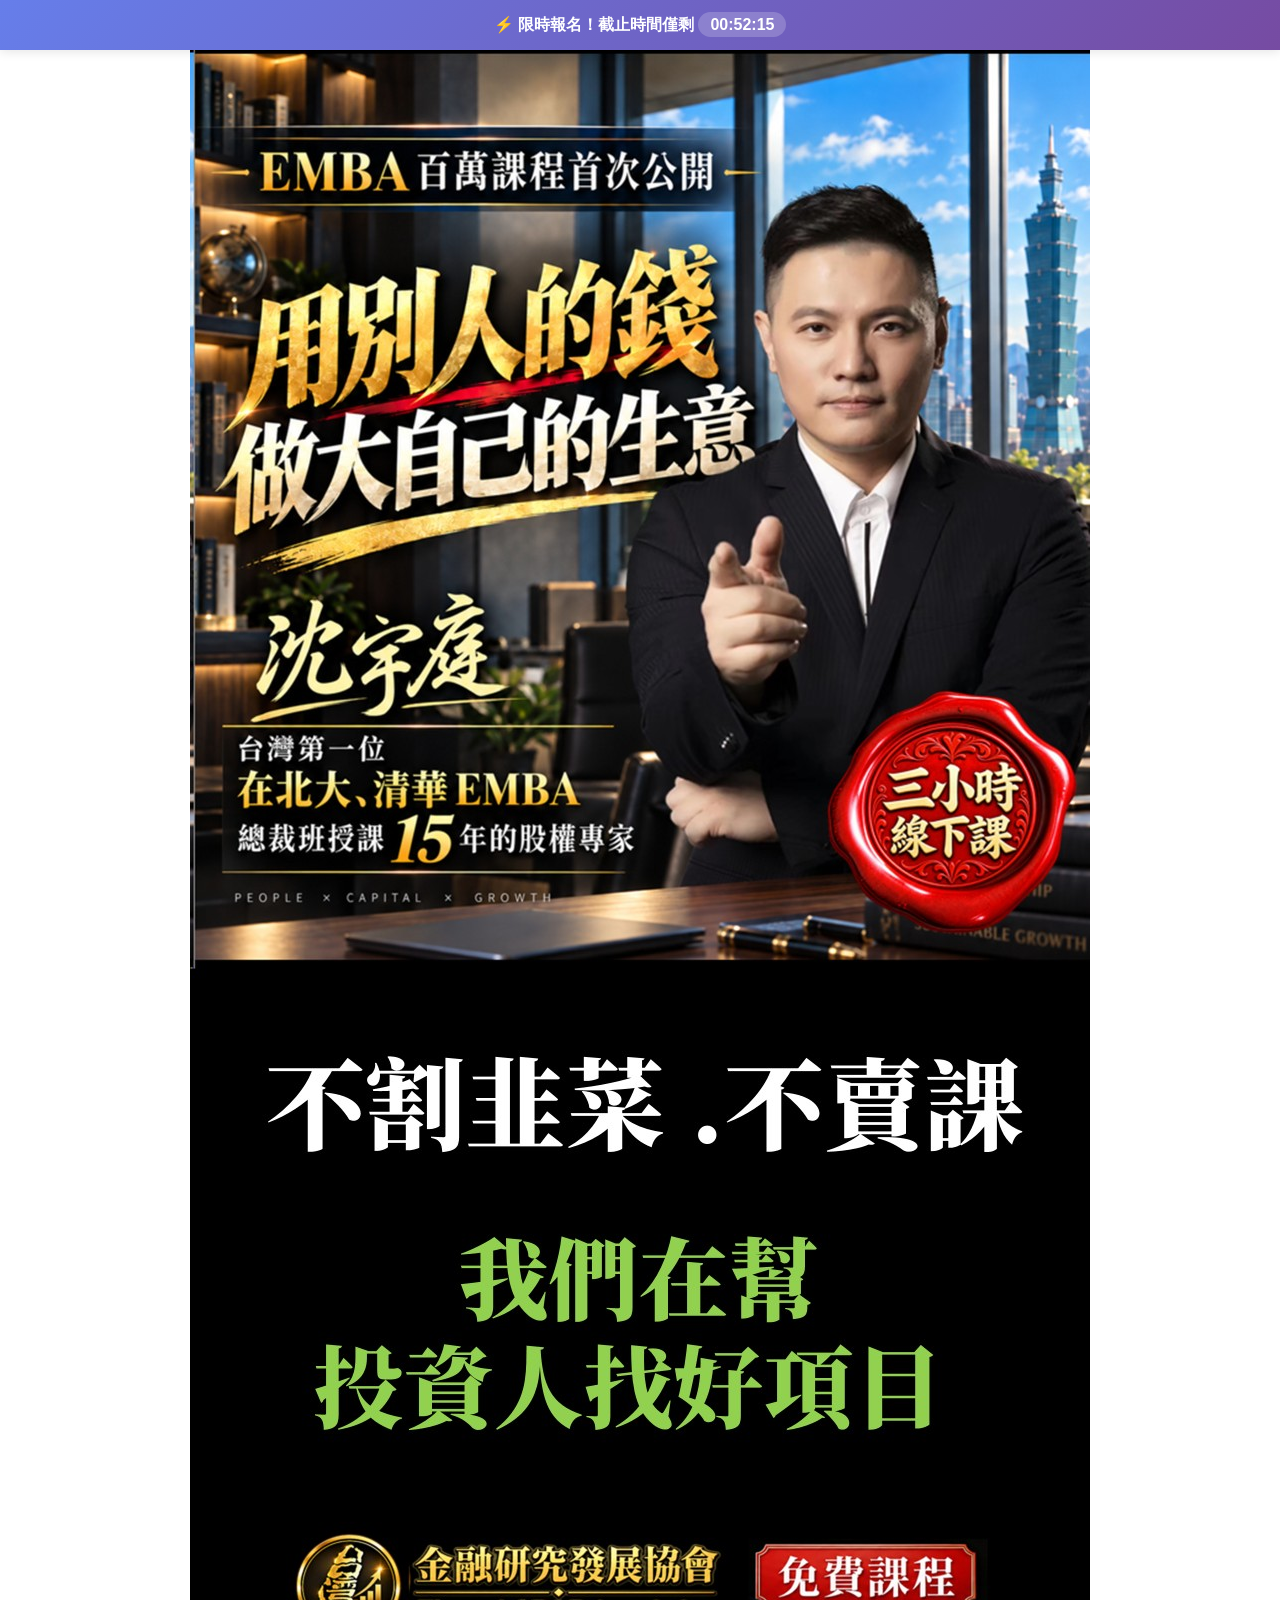
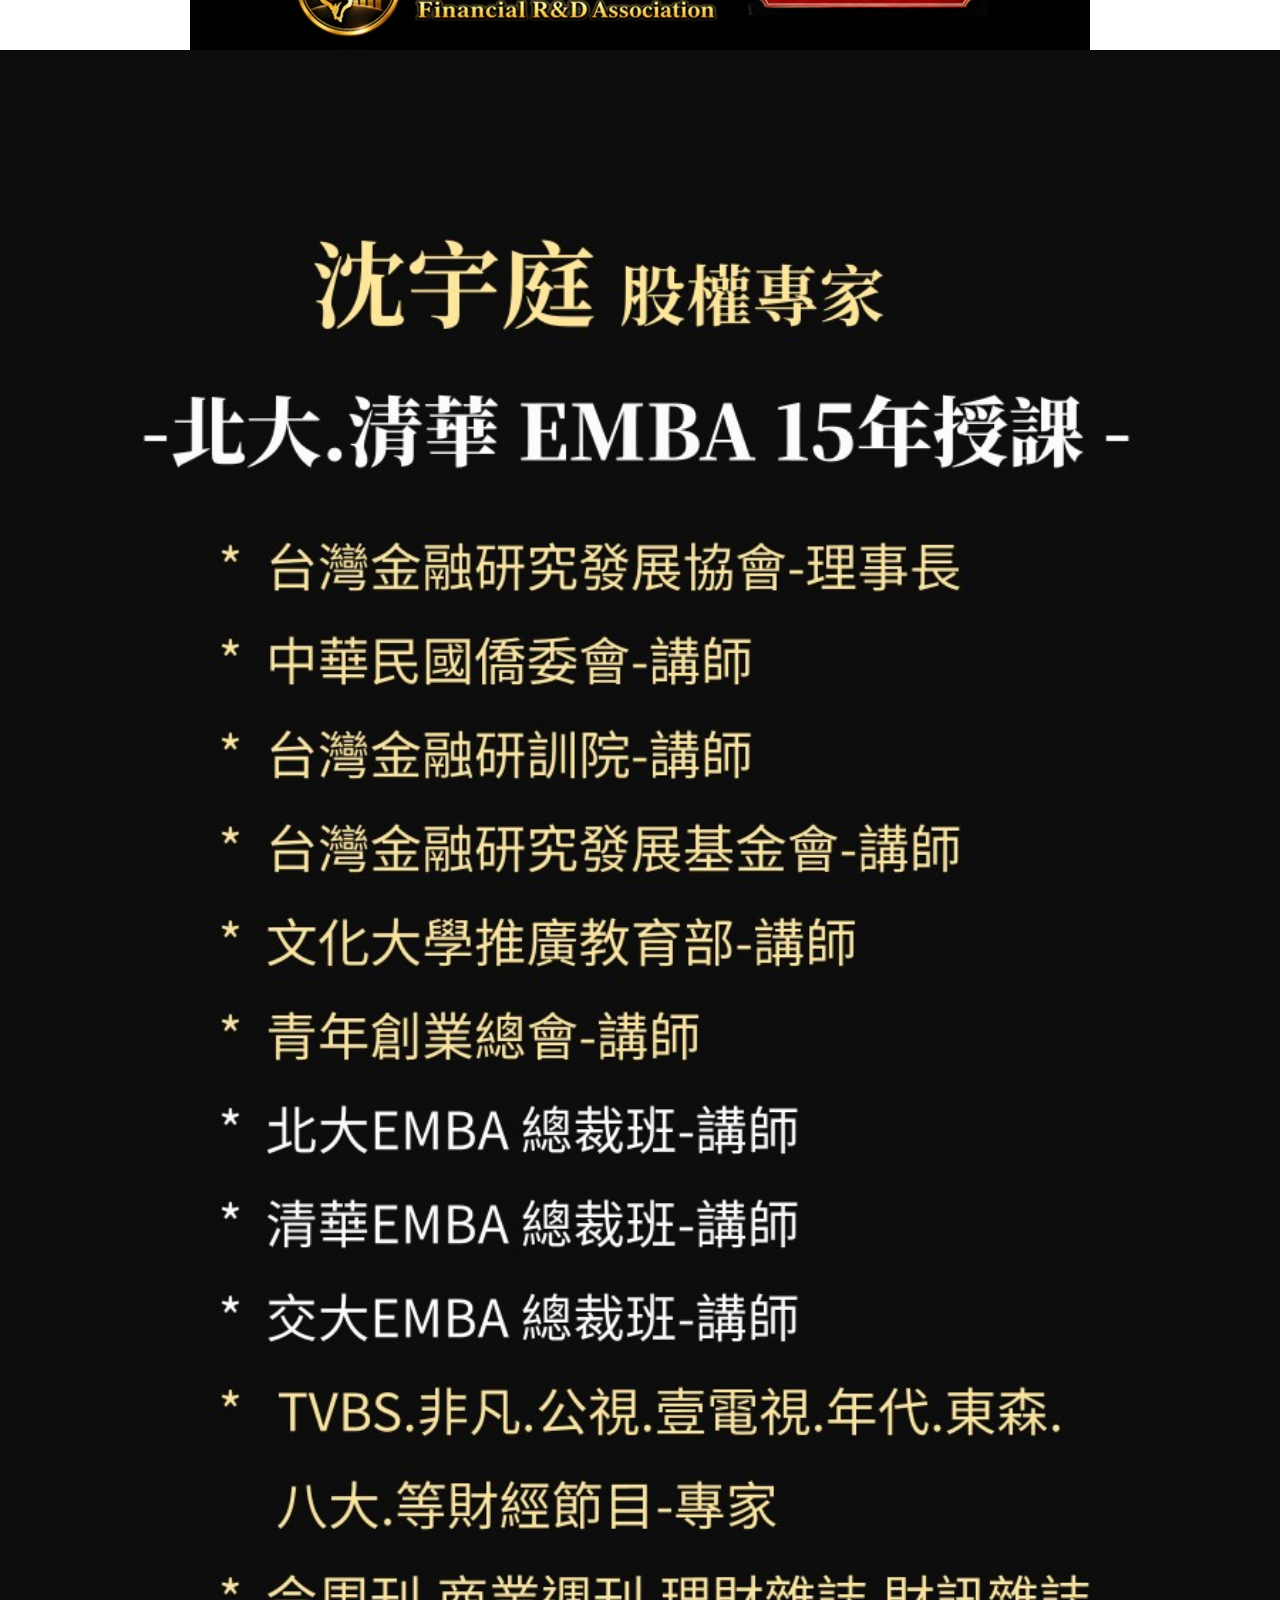
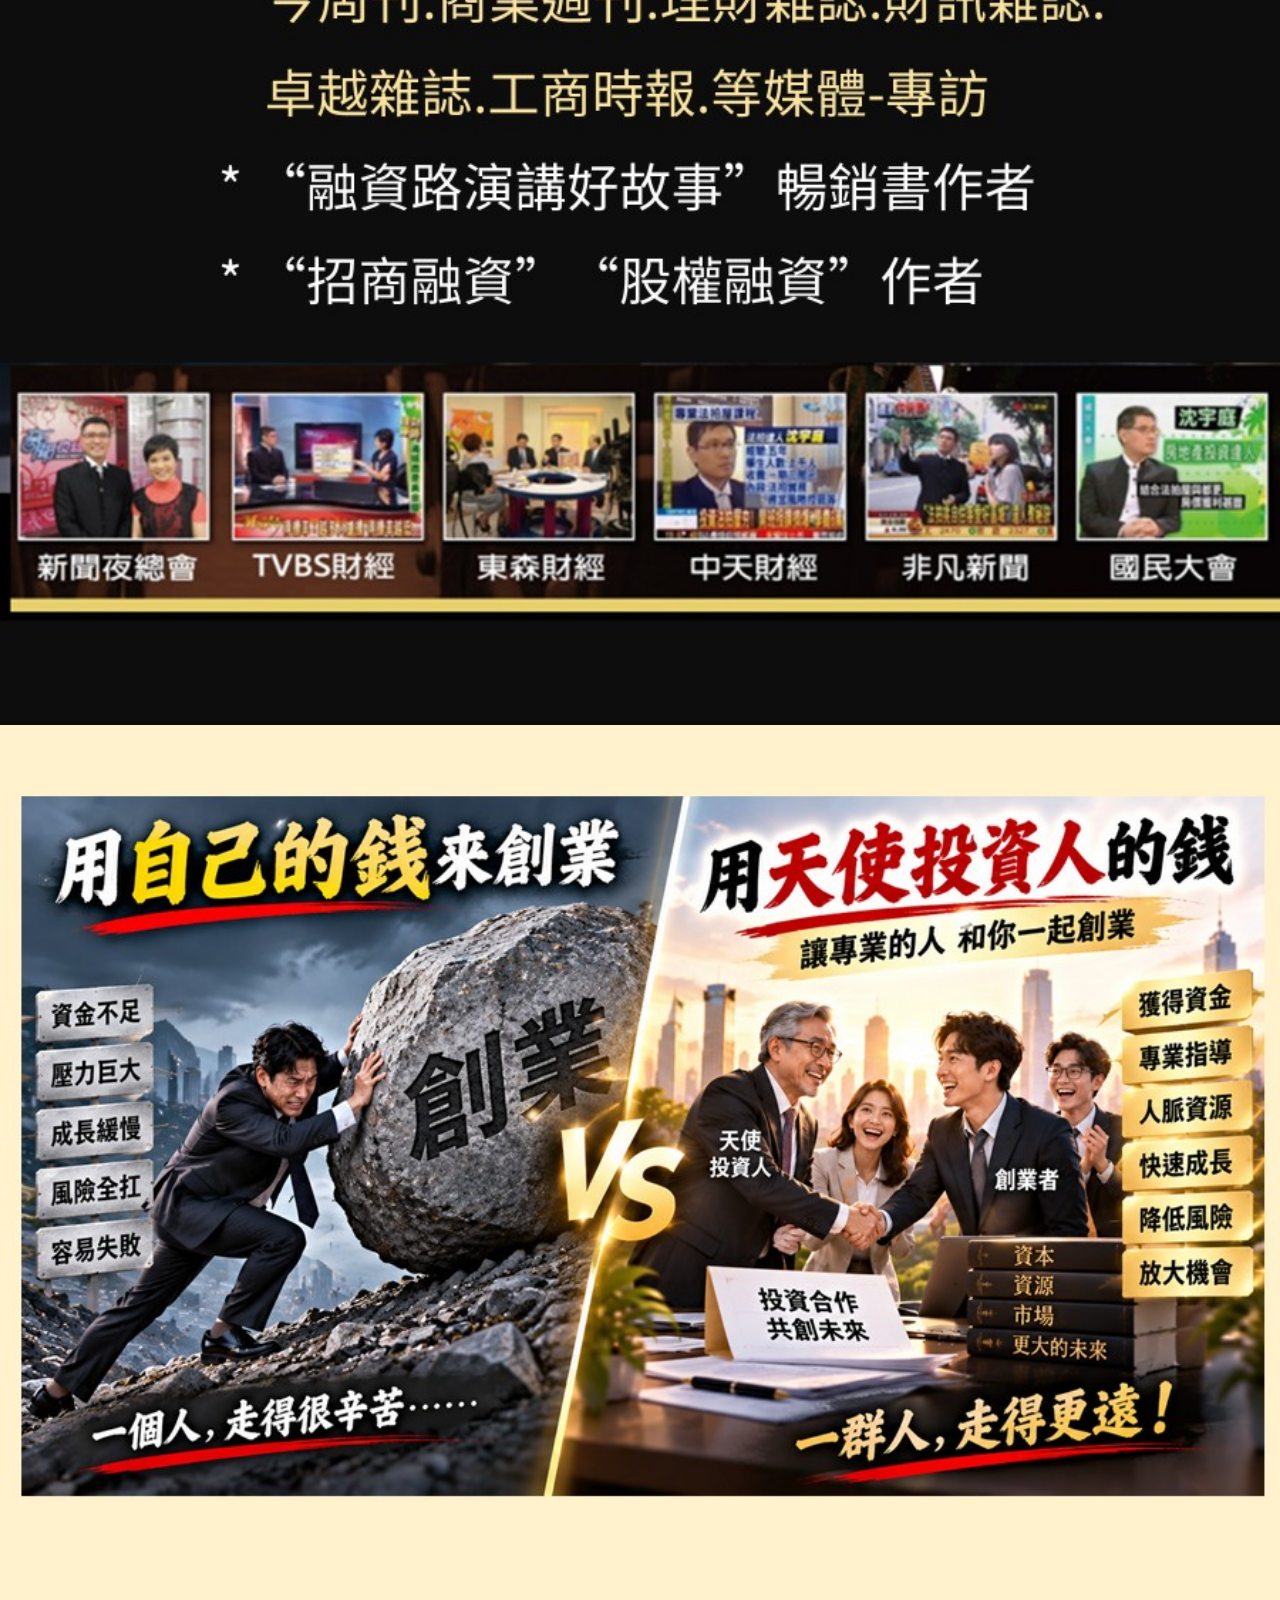
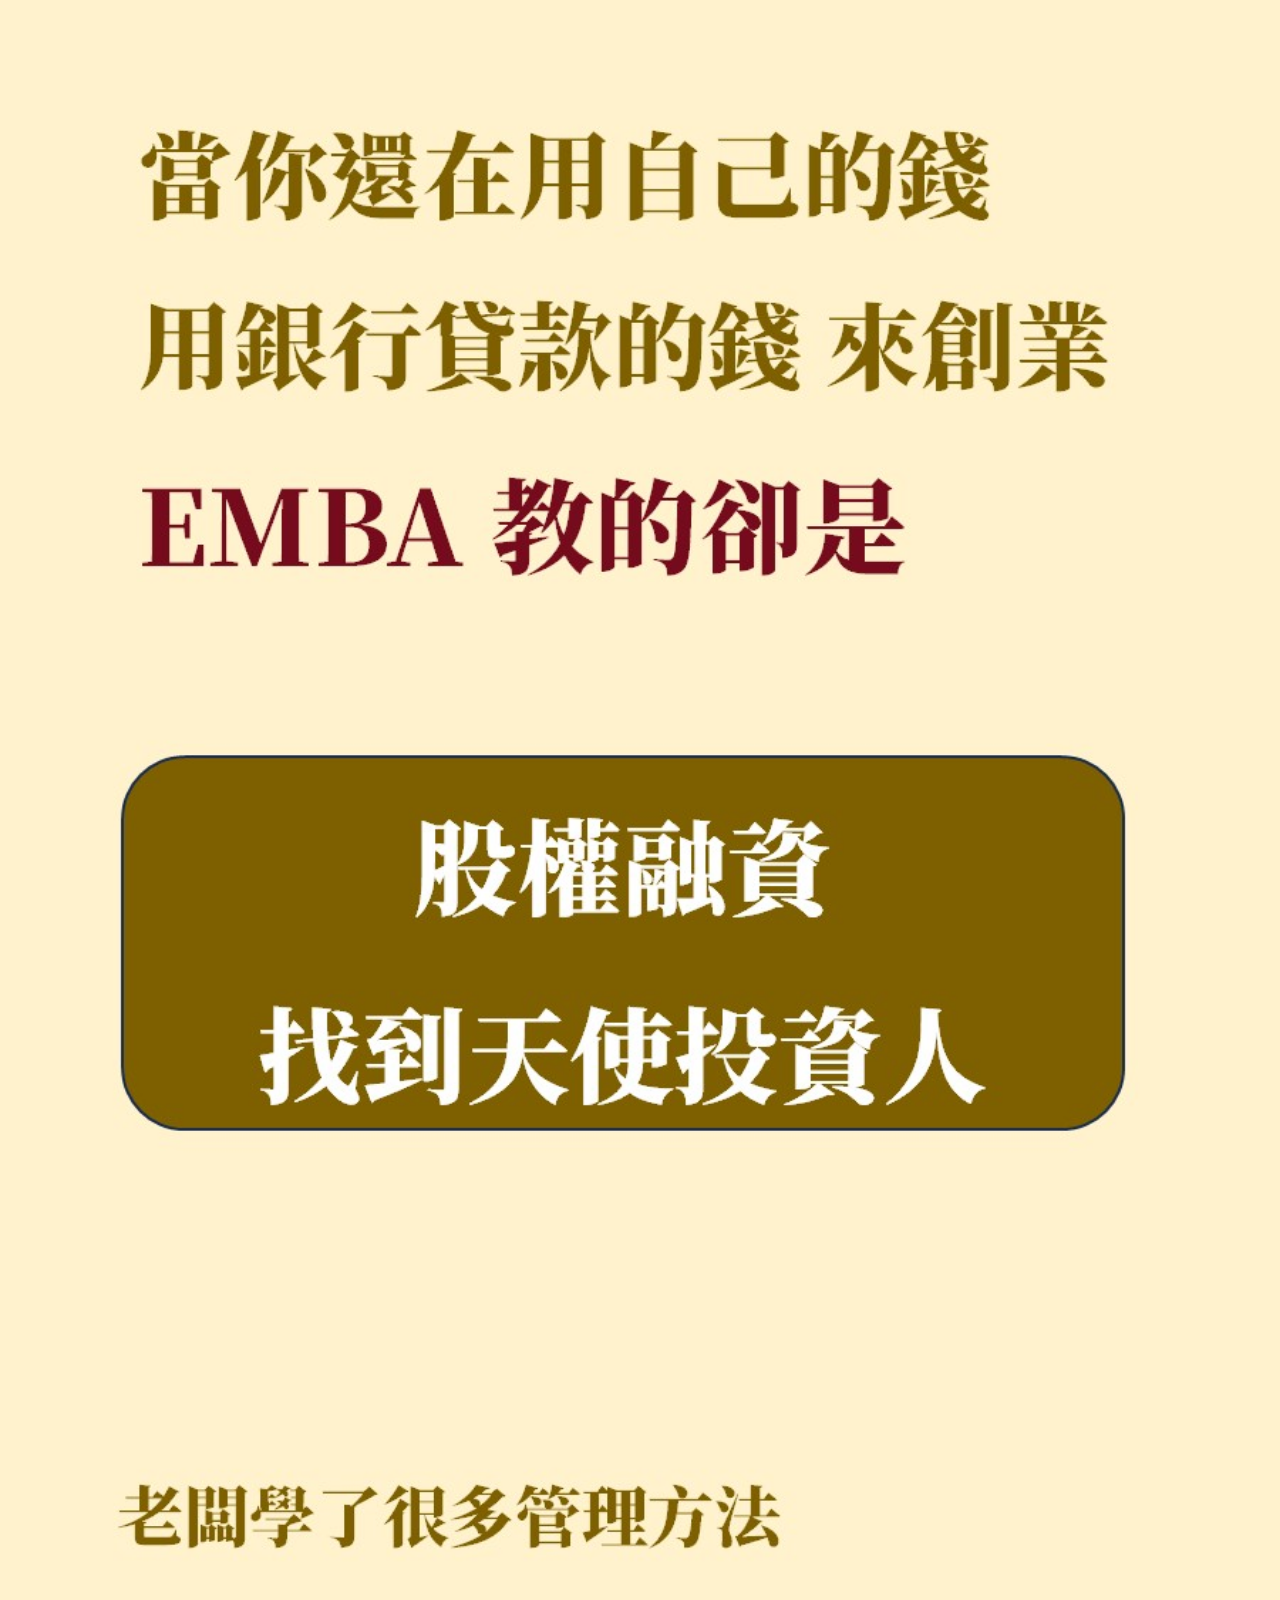
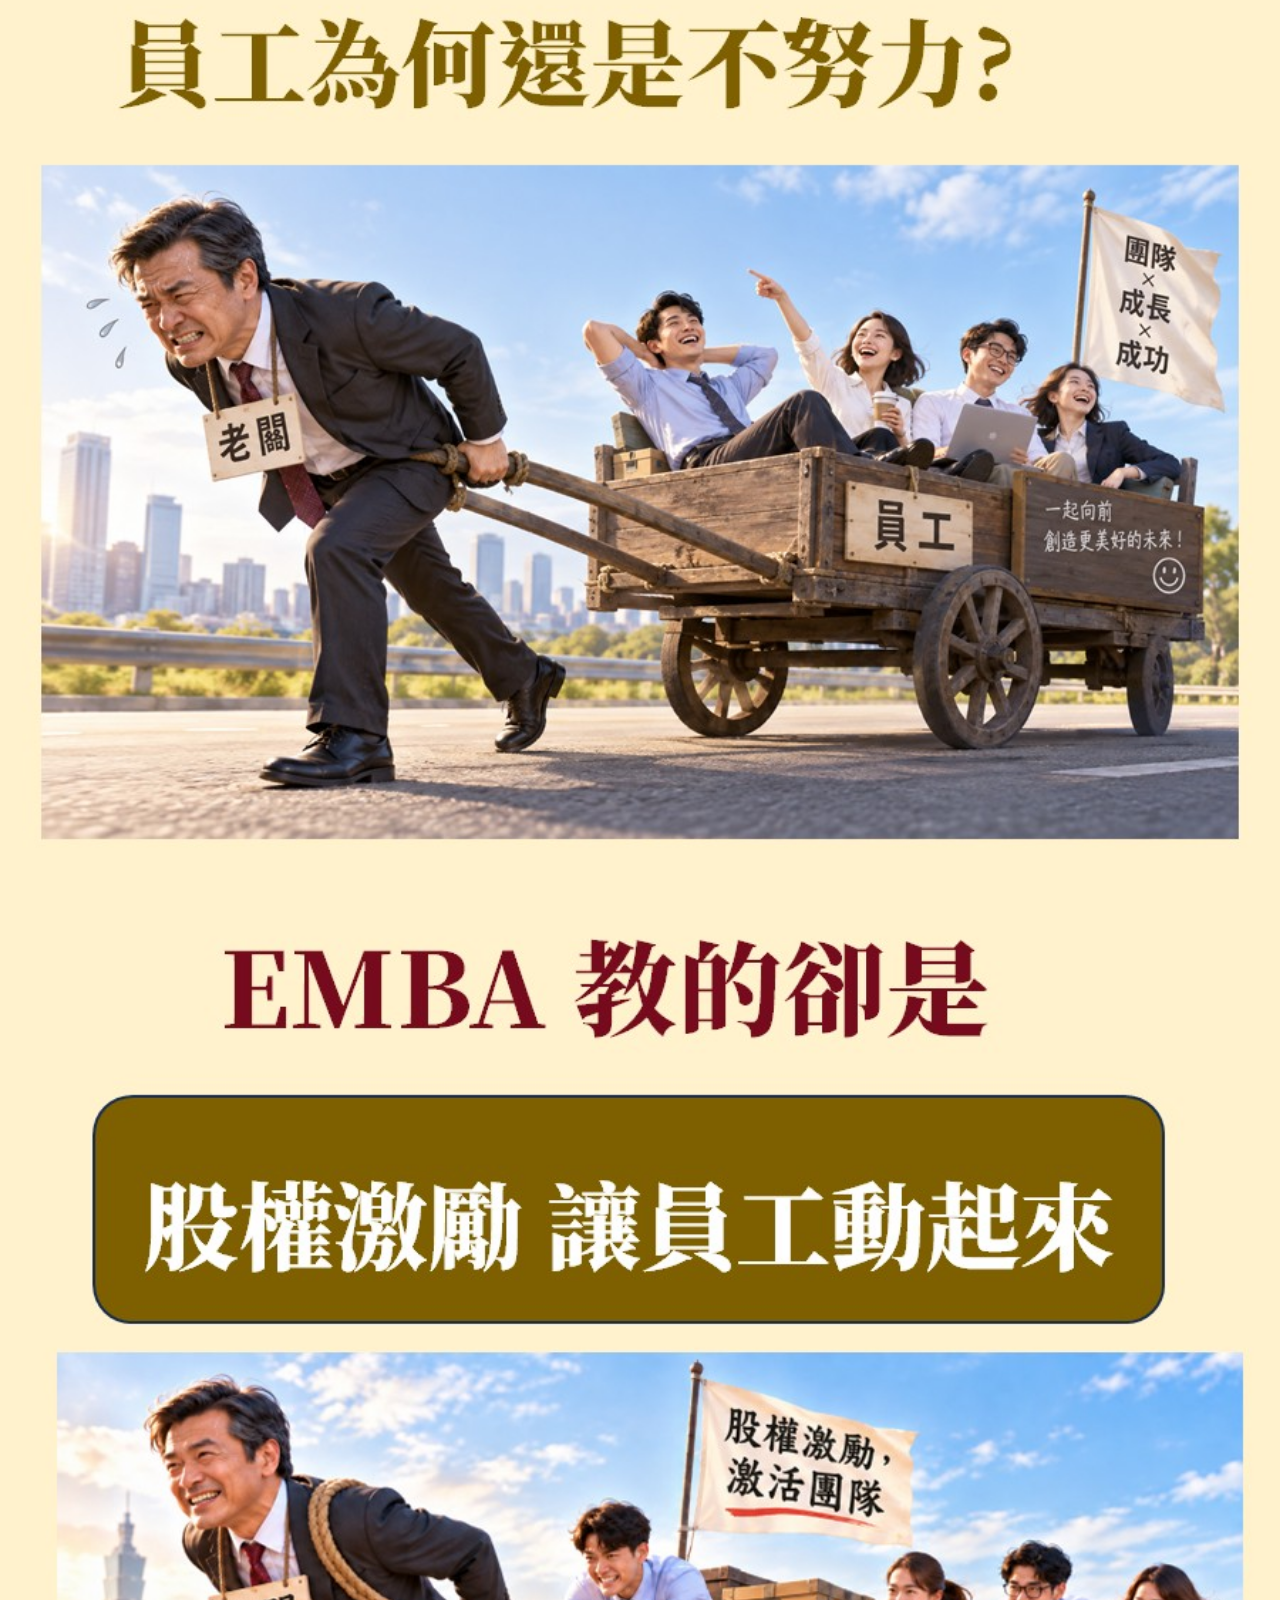
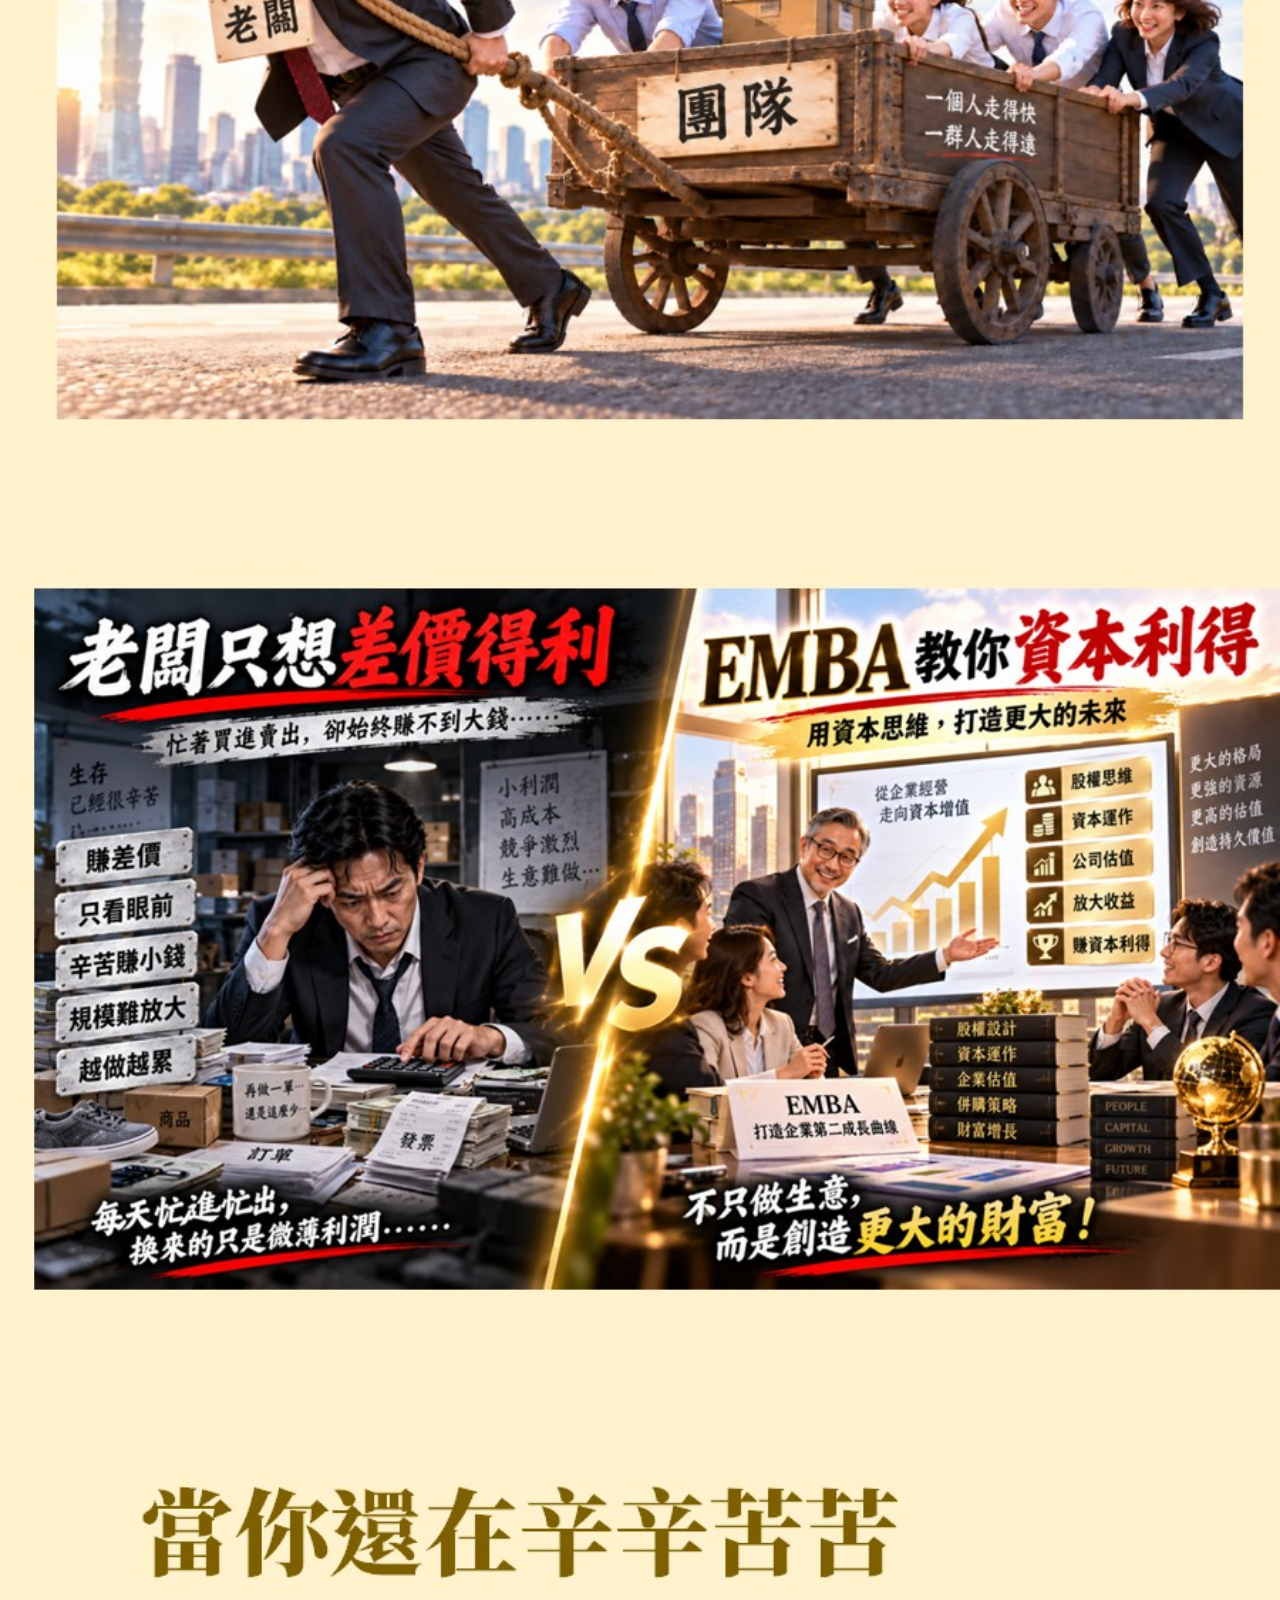
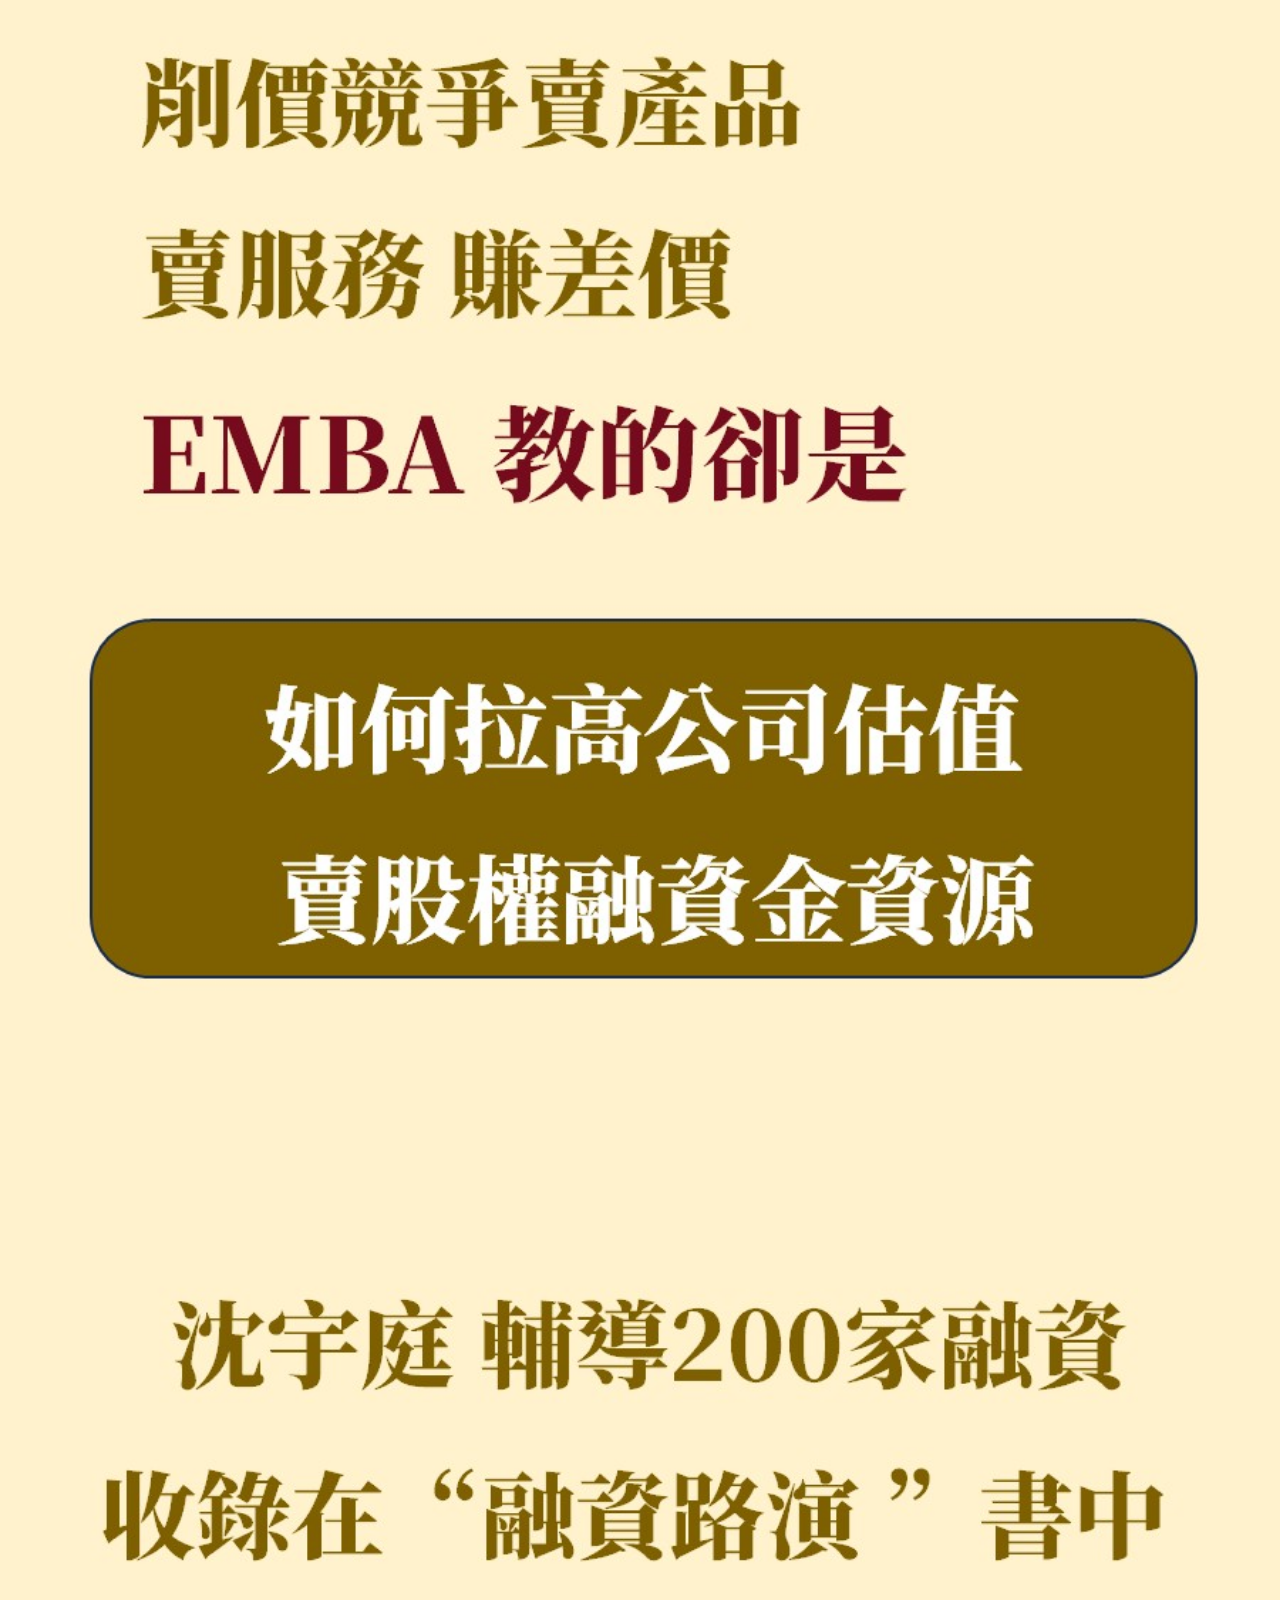
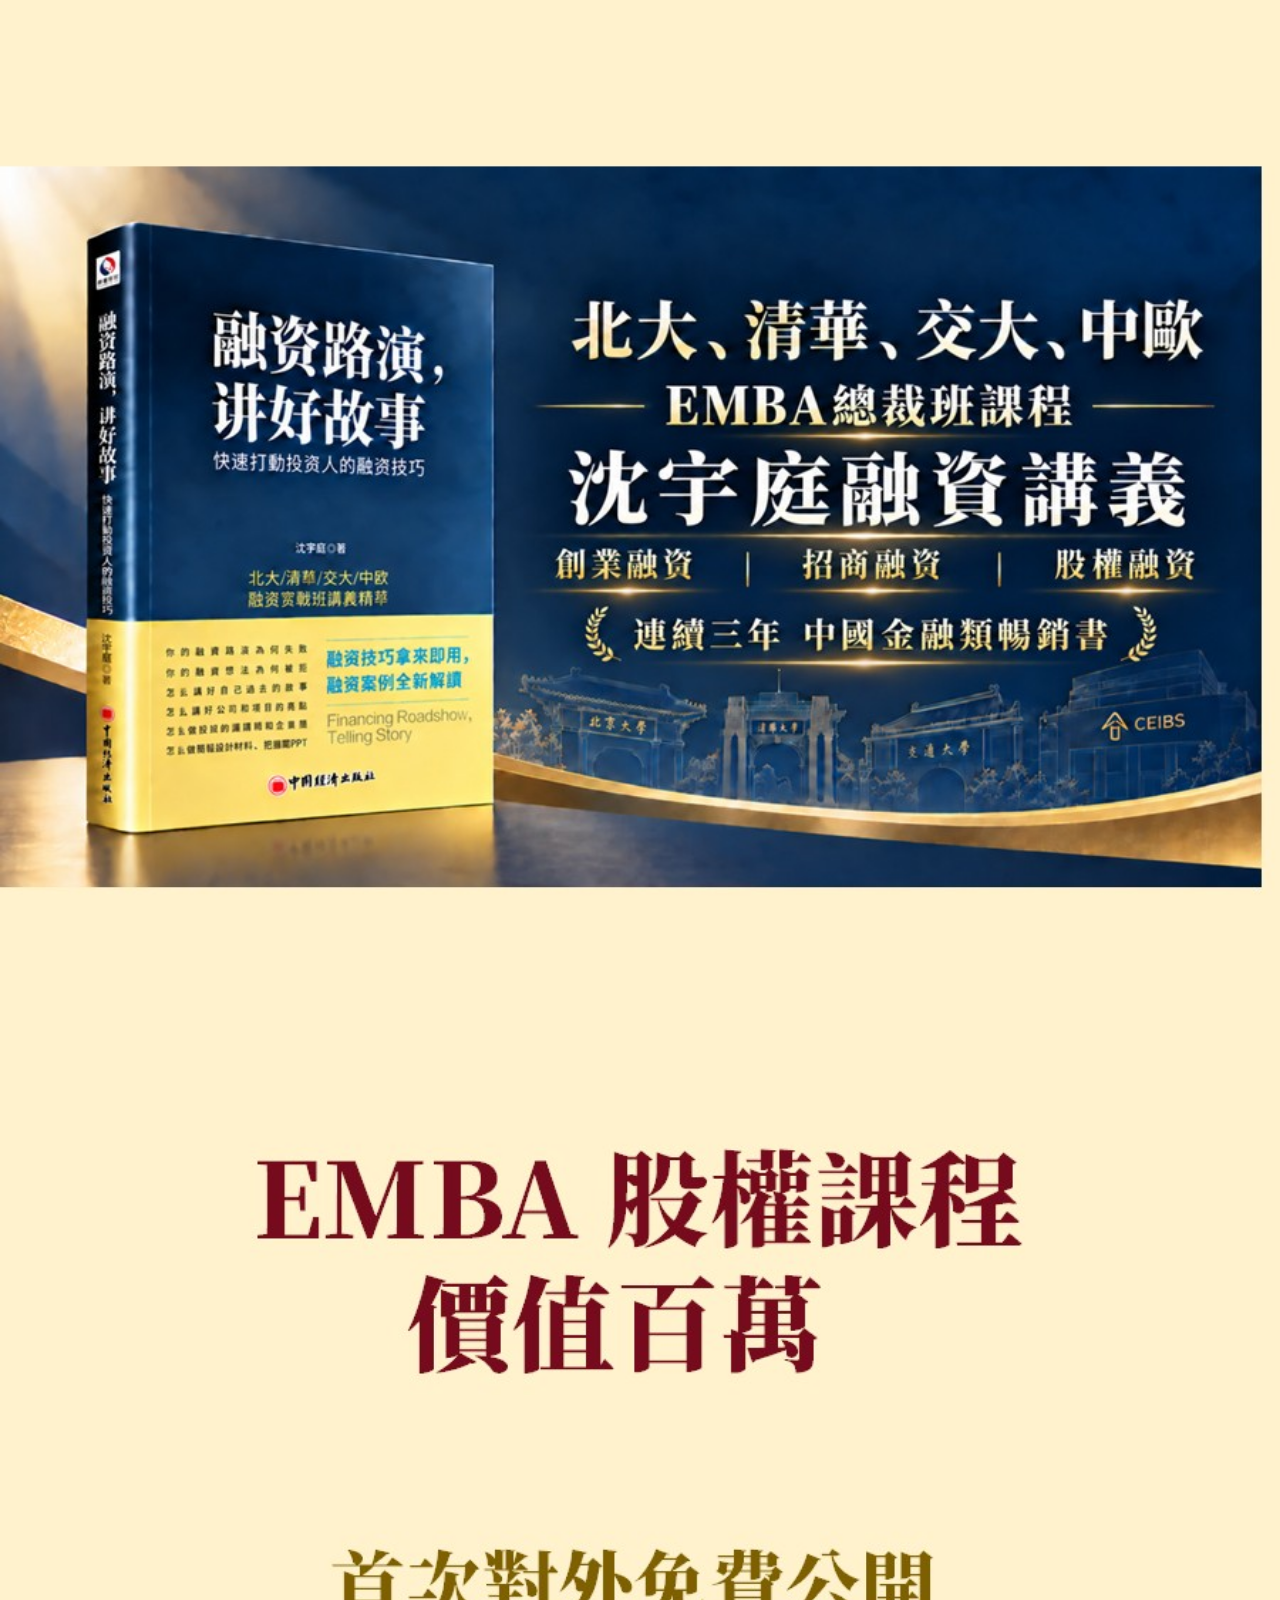
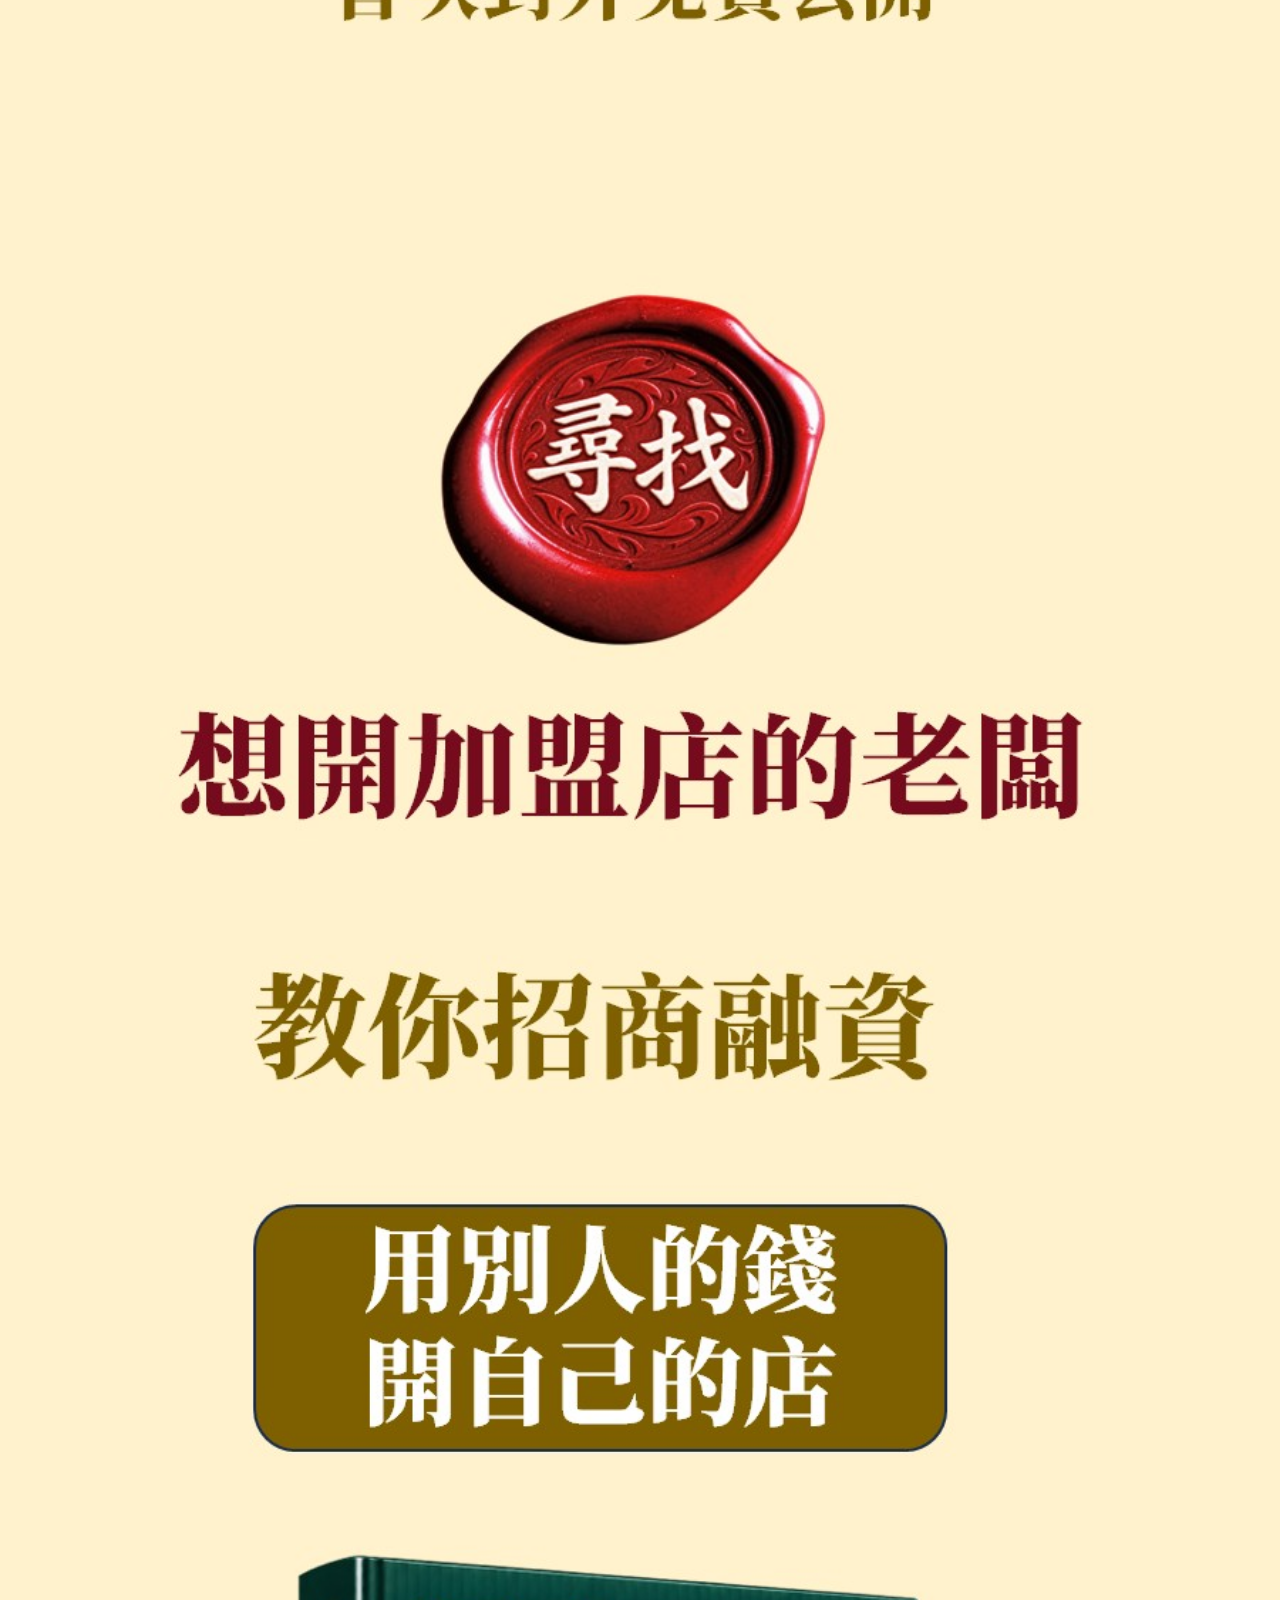
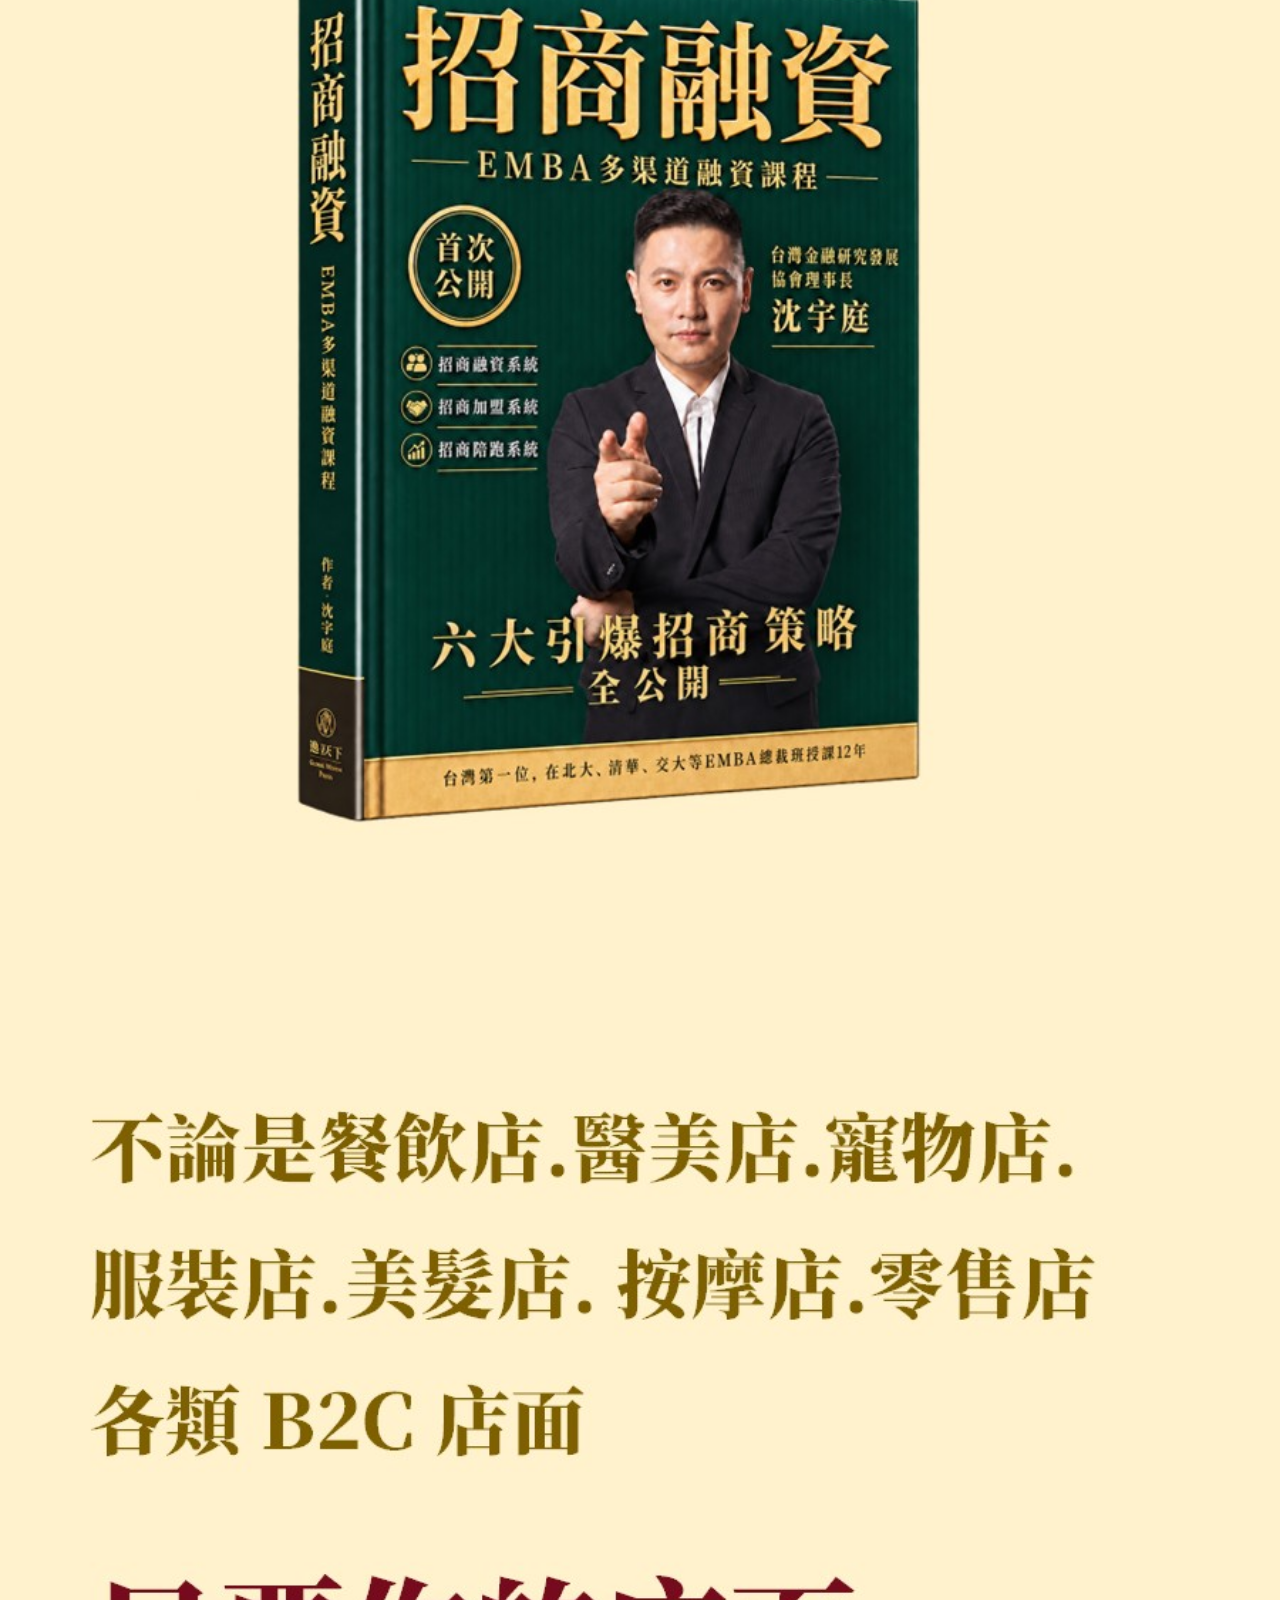
<file: index.html>
﻿<!DOCTYPE html>
<html lang="zh-TW">
<head>
    <meta charset="UTF-8">
    <meta name="viewport" content="width=device-width, initial-scale=1.0">
    <meta http-equiv="Cache-Control" content="no-cache, no-store, must-revalidate">
    <meta http-equiv="Pragma" content="no-cache">
    <title>EMBA商學院的融資課</title>
    
    <!-- Open Graph / 社交媒體分享預覽 - LINE專用優化 -->
    <meta property="og:type" content="website">
    <meta property="og:title" content="EMBA商學院的融資課">
    <meta property="og:description" content="創業融资 招商融资 股权融资">
    <meta property="og:url" content="https://bright-dusk-8dd734.netlify.app/">
    <meta property="og:image" content="https://bright-dusk-8dd734.netlify.app/photos/m.jpg?v=20261006">
    <meta property="og:image:secure_url" content="https://bright-dusk-8dd734.netlify.app/photos/m.jpg?v=20261006">
    <meta property="og:image:type" content="image/jpeg">
    <meta property="og:image:width" content="1100">
    <meta property="og:image:height" content="1000">
    <meta property="og:image:alt" content="EMBA商學院的融資課">
    
    <!-- LINE專用優化 -->
    <meta name="line:card" content="summary_large_image">
    <meta property="og:title" content="EMBA商學院的融資課">
    <meta property="og:description" content="創業融资 招商融资 股权融资">
    <meta name="line:image" content="https://bright-dusk-8dd734.netlify.app/photos/m.jpg?v=20261006">
    
    <!-- Twitter Card -->
    <meta name="twitter:card" content="summary_large_image">
    <meta property="og:title" content="EMBA商學院的融資課">
    <meta property="og:description" content="創業融资 招商融资 股权融资">
    <meta name="twitter:image" content="https://bright-dusk-8dd734.netlify.app/photos/m.jpg?v=20261006">
    
    <!-- Canonical URL -->
    <link rel="canonical" href="https://bright-dusk-8dd734.netlify.app/">
    
    <!-- Additional meta tags for better social media recognition -->
    <meta property="og:title" content="EMBA商學院的融資課">
    <meta property="og:description" content="創業融资 招商融资 股权融资">
    
    <link rel="stylesheet" href="styles.css?v=202609141901">
    
    <!-- 预加载关键资源 -->
    <link rel="preload" href="styles.css?v=202609141901" as="style">
    <link rel="preload" href="script.js?v=202609141901" as="script">
    
    <!-- DNS 预解析 -->
    <link rel="dns-prefetch" href="https://script.google.com">
    <link rel="dns-prefetch" href="https://cdn.sheetjs.com">
    
    <!-- SheetJS 用於生成 Excel -->
    <script src="https://cdn.sheetjs.com/xlsx-0.20.1/package/dist/xlsx.full.min.js" defer></script>
</head>
<body>
    <!-- 页面加载进度条 -->
    <div id="loading-bar"></div>
    
    <!-- 顶部优惠倒计时横幅 -->
    <div class="top-banner">
        <div class="container">
            <p><span data-i18n="countdown-banner-text">⚡ 限時報名！截止時間僅剩</span> <span id="countdown-banner">15:00:00</span></p>
        </div>
    </div>

    

    <!-- 顶部主视觉图 -->
    <div class="hero-image-section">
        <div class="hero-image-wrapper">
            <div class="hero-image-frame">
                <img src="photos/top.jpg?v=20261006" alt="EMBA商學院的融資課" class="hero-top-image clickable-image" loading="lazy" width="1100" height="1000" onclick="openModal()" style="cursor: pointer;" title="點擊報名">
            </div>
        </div>
    </div>
    <!--
    <div class="hero-image-section">
        <div class="hero-image-wrapper">
            <img src="photos/top1.jpg?v=20261006" alt="EMBA商學院的融資課" class="hero-top-image" loading="lazy" width="1100" height="1000">
        </div>
    </div>
    -->
    <div class="hero-image-section">
        <div class="hero-image-wrapper">
            <img src="photos/top1.jpg?v=20261006" alt="EMBA商學院的融資課" class="hero-top-image" loading="lazy" width="1100" height="1000">
        </div>
    </div>
    <div class="hero-image-section">
        <div class="hero-image-wrapper">
            <img src="photos/top2.jpg?v=20260914" alt="EMBA商學院的融資課" class="hero-top-image" loading="lazy" width="1100" height="1000">
        </div>
    </div>
    <div class="hero-image-section">
        <div class="hero-image-wrapper">
            <img src="photos/top3.jpg?v=20260914" alt="EMBA商學院的融資課" class="hero-top-image" loading="lazy" width="1100" height="1000">
        </div>
    </div>
    <div class="hero-image-section">
        <div class="hero-image-wrapper">
            <img src="photos/top4.jpg?v=20260914" alt="EMBA商學院的融資課" class="hero-top-image" loading="lazy" width="1100" height="1000">
        </div>
    </div>
    <div class="hero-image-section">
        <div class="hero-image-wrapper">
            <img src="photos/top5.jpg?v=20260914" alt="EMBA商學院的融資課" class="hero-top-image" loading="lazy" width="1100" height="1000">
        </div>
    </div>
    <div class="hero-image-section">
        <div class="hero-image-wrapper">
            <img src="photos/top6.jpg?v=20260914" alt="EMBA商學院的融資課" class="hero-top-image" loading="lazy" width="1100" height="1000">
        </div>
    </div>
    <div class="hero-image-section">
        <div class="hero-image-wrapper">
            <img src="photos/top7.jpg?v=20260914" alt="EMBA商學院的融資課" class="hero-top-image" loading="lazy" width="1100" height="1000">
        </div>
    </div>
    <div class="hero-image-section">
        <div class="hero-image-wrapper">
            <img src="photos/top8.jpg?v=20260914" alt="EMBA商學院的融資課" class="hero-top-image" loading="lazy" width="1100" height="1000">
        </div>
    </div>
    <div class="hero-image-section"></div>
        <div class="hero-image-wrapper">
            <img src="photos/top9.jpg?v=20260914" alt="EMBA商學院的融資課" class="hero-top-image" loading="lazy" width="1100" height="530">
        </div>
    </div>
    <div class="hero-image-section"></div>
        <div class="hero-image-wrapper">
            <img src="photos/top10.jpg?v=20260914" alt="EMBA商學院的融資課" class="hero-top-image" loading="lazy" width="1100" height="530">
        </div>
    </div>
    <!-- Hero Section -->
    <section class="hero-section">
        <div class="container">
            
            <div class="offer-box">      
                <div class="pricing">
                    <p class="original-price"><span data-i18n="original-price"></span><span class="strikethrough">NT$2,000元.</span></p>
                    <p class="current-price" data-i18n="current-price">✅ 立即了解 限時</p>
                    <p class="current-price"><span class="highlight" data-i18n="highlight">本課程 只收場地費200元</span>！</p>
                </div>
                
                <button class="cta-button pulse" data-i18n="cta-button">搶先報名</button>
                
                <p class="urgency-text" data-i18n="urgency-text">⏱️ 優惠結束 → 立刻回到 NT$2,000！截止 11.59pm ⏱️</p>
            </div>
            <div class="countdown-timer">
                <div class="timer-item">
                    <span class="timer-value" data-unit="days">00</span>
                    <span class="timer-label" data-i18n="timer-days">天</span>
                </div>
                <div class="timer-item">
                    <span class="timer-value" data-unit="hours">00</span>
                    <span class="timer-label" data-i18n="timer-hours">時</span>
                </div>
                <div class="timer-item">
                    <span class="timer-value" data-unit="minutes">00</span>
                    <span class="timer-label" data-i18n="timer-minutes">分</span>
                </div>
                <div class="timer-item">
                    <span class="timer-value" data-unit="seconds">00</span>
                    <span class="timer-label" data-i18n="timer-seconds">秒</span>
                </div>
            </div>
        </div>
    </section>
    <div class="hero-image-section"></div>
        <div class="hero-image-wrapper">
            <img src="photos/top11.jpg?v=20260914" alt="EMBA商學院的融資課" class="hero-top-image" loading="lazy" width="1100" height="530">
        </div>
    </div>
    <div class="hero-image-section"></div>
        <div class="hero-image-wrapper">
            <img src="photos/top12.jpg?v=20260914" alt="EMBA商學院的融資課" class="hero-top-image" loading="lazy" width="1100" height="530">
        </div>  
    </div>
    <div class="hero-image-section"></div>
        <div class="hero-image-wrapper">
            <img src="photos/top13.jpg?v=20260914" alt="EMBA商學院的融資課" class="hero-top-image" loading="lazy" width="1100" height="530">
        </div>
    </div>
    <div class="hero-image-section"></div>
        <div class="hero-image-wrapper">
            <img src="photos/top14.jpg?v=20260914" alt="EMBA商學院的融資課" class="hero-top-image" loading="lazy" width="1100" height="530">
        </div>
    </div>
    <div class="hero-image-section"></div>
        <div class="hero-image-wrapper">
            <img src="photos/top15.jpg?v=20260914" alt="EMBA商學院的融資課" class="hero-top-image" loading="lazy" width="1100" height="530">
        </div>
    </div>
    <div class="hero-image-section"></div>
        <div class="hero-image-wrapper">
            <img src="photos/top16.jpg?v=20260914" alt="EMBA商學院的融資課" class="hero-top-image" loading="lazy" width="1100" height="530">
        </div>
    </div>
    <div class="hero-image-section"></div>
        <div class="hero-image-wrapper">
            <img src="photos/top17.jpg?v=20260914" alt="EMBA商學院的融資課" class="hero-top-image" loading="lazy" width="1100" height="530">
        </div>
    </div>
    <div class="hero-image-section"></div>
        <div class="hero-image-wrapper">
            <img src="photos/top18.jpg?v=20260914" alt="EMBA商學院的融資課" class="hero-top-image" loading="lazy" width="1100" height="530">
        </div>
    </div>
    <div class="hero-image-section"></div>
        <div class="hero-image-wrapper">
            <img src="photos/top19.jpg?v=20260914" alt="EMBA商學院的融資課" class="hero-top-image" loading="lazy" width="1100" height="530">
        </div>
    </div>
    <div class="hero-image-section"></div>
        <div class="hero-image-wrapper">
            <img src="photos/top20.jpg?v=20260914" alt="EMBA商學院的融資課" class="hero-top-image" loading="lazy" width="1100" height="530">
        </div>
    </div>
    <div class="hero-image-section"></div>
        <div class="hero-image-wrapper">
            <img src="photos/top21.jpg?v=20260914" alt="EMBA商學院的融資課" class="hero-top-image" loading="lazy" width="1100" height="530">
        </div>
    </div>
    <!--
    <div class="hero-image-section"></div>
        <div class="hero-image-wrapper">
            <img src="photos/top22.jpg?v=20260914" alt="EMBA商學院的融資課" class="hero-top-image" loading="lazy" width="1100" height="530">
        </div>
    </div>
    <div class="hero-image-section"></div>  
        <div class="hero-image-wrapper">
            <img src="photos/top23.jpg?v=20260914" alt="EMBA商學院的融資課" class="hero-top-image" loading="lazy" width="1100" height="530">
        </div>
    </div>
    <div class="hero-image-section"></div>
        <div class="hero-image-wrapper">
            <img src="photos/top24.jpg?v=20260914" alt="EMBA商學院的融資課" class="hero-top-image" loading="lazy" width="1100" height="530">
        </div>
    </div>
    
    <div class="hero-image-section"></div>
        <div class="hero-image-wrapper">
            <img src="photos/top25.jpg?v=20260914" alt="EMBA商學院的融資課" class="hero-top-image" loading="lazy" width="1100" height="530">
        </div>
    </div>
    <div class="hero-image-section"></div>
        <div class="hero-image-wrapper">
            <img src="photos/top26.jpg?v=20260914" alt="EMBA商學院的融資課" class="hero-top-image" loading="lazy" width="1100" height="530">
        </div>
    </div>
    <div class="hero-image-section"></div>
        <div class="hero-image-wrapper">
            <img src="photos/top27.jpg?v=20260914" alt="EMBA商學院的融資課" class="hero-top-image" loading="lazy" width="1100" height="530">
        </div>
    </div>
    <div class="hero-image-section"></div>
        <div class="hero-image-wrapper">
            <img src="photos/top28.jpg?v=20260914" alt="EMBA商學院的融資課" class="hero-top-image" loading="lazy" width="1100" height="530">
        </div>
    </div>
    <div class="hero-image-section"></div>
        <div class="hero-image-wrapper">
            <img src="photos/top29.jpg?v=20260914" alt="EMBA商學院的融資課" class="hero-top-image" loading="lazy" width="1100" height="530">
        </div>
    </div>
    <div class="hero-image-section"></div>
        <div class="hero-image-wrapper">
            <img src="photos/top30.jpg?v=20260914" alt="EMBA商學院的融資課" class="hero-top-image" loading="lazy" width="1100" height="530">
        </div>
    </div>
    <div class="hero-image-section"></div>
        <div class="hero-image-wrapper">
            <img src="photos/top31.jpg?v=20260914" alt="EMBA商學院的融資課" class="hero-top-image" loading="lazy" width="1100" height="530">
        </div>
    </div>  
    <div class="hero-image-section"></div>
        <div class="hero-image-wrapper">
            <img src="photos/top23.png?v=20260914" alt="EMBA商學院的融資課" class="hero-top-image" loading="lazy" width="1100" height="530">
        </div>
    </div>
    <div class="hero-image-section"></div>
        <div class="hero-image-wrapper">
            <img src="photos/top24.png?v=20260914" alt="EMBA商學院的融資課" class="hero-top-image" loading="lazy" width="1100" height="530">
        </div>  
    </div>
    <div class="hero-image-section"></div>
        <div class="hero-image-wrapper">
            <img src="photos/top25.png?v=20260914" alt="EMBA商學院的融資課" class="hero-top-image" loading="lazy" width="1100" height="530">
        </div>
    </div>
    <div class="hero-image-section"></div>
        <div class="hero-image-wrapper">
            <img src="photos/top26.png?v=20260914" alt="EMBA商學院的融資課" class="hero-top-image" loading="lazy" width="1100" height="530">
        </div>
    </div>
    <div class="hero-image-section"></div>
        <div class="hero-image-wrapper">
            <img src="photos/top27.png?v=20260914" alt="EMBA商學院的融資課" class="hero-top-image" loading="lazy" width="1100" height="530">
        </div>
    </div>                                              
    --> 
    <!-- 短影音重點內容 
    <section class="short-video-note">
        <div class="container">
            <div class="note-layout">
                <div class="note-content">
                    <h2>短影音有兩件事情不要做</h2>
                    <div class="note-item">
                        <p class="note-title">第一.「不要拼質量」</p>
                        <p>一樣是超市話題，全聯最高觀看是 100 多萬；CitySuper 最高就是 5 萬。</p>
                        <p>有些話題，天生是有流量上限的。你再怎麼努力，都很難打破這個上限。</p>
                    </div>
                    <div class="note-item">
                        <p class="note-title">第二.「不要講乾貨」</p>
                        <p>短影音的本質是娛樂場。大家什麼時候滑手機？枕上、廁上、馬上，全是想放鬆的時候。</p>
                        <p>手機就像一個夜市，觀眾就是逛夜市的人。</p>
                        <p>你在影片上面講乾貨、講專業，就像在夜市裡面賣高級法國料理一樣，沒流量不用怪別人。</p>
                        <p>不是你的東西不好，是場景不對。你的專業，永遠只能吸引同行。</p>
                        <p>我就問你，你辛苦拍片，是為了增加客戶，還是吸引同行？</p>
                    </div>
                    <div class="note-cta">
                        <p class="note-title">歡迎來聽我的 2 小時「EMBA商學院的融資課」體驗課</p>
                        <p>在體驗課，我還會分享：</p>
                        <p class="note-bullet">- 真實分析我的成功案例，讓你了解網路陌生開發操盤邏輯。</p>
                    </div>
                    <div class="note-action">
                        <button class="cta-button note-action-btn" onclick="openModal()">立即報名</button>
                    </div>
                </div>
            </div>
        </div>
    </section>

    <!-- Hero Section -->
    <section class="hero-section">
        <div class="container">
            <!--<div class="media-logos">
                <p>Windows | macOS | Android | iOS / iPadOS| Virtual | AWS | IBM | Google | Microsoft | Apple | Amazon | Facebook | Twitter | Instagram | LinkedIn | YouTube | TikTok | </p>
            </div>
            
            <h1 class="main-headline" data-i18n="main-headline">
                別再等機會，用AI創造機會！
            </h1>-->
            
            <div class="offer-box">      
                <div class="pricing">
                    <p class="original-price"><span data-i18n="original-price"></span><span class="strikethrough">NT$2,000元.</span></p>
                    <p class="current-price" data-i18n="current-price">✅ 立即了解 限時</p>
                    <p class="current-price"><span class="highlight" data-i18n="highlight">本課程 只收場地費200元</span>！</p>
                </div>
                
                <button class="cta-button pulse" data-i18n="cta-button">搶先報名</button>
                
                <p class="urgency-text" data-i18n="urgency-text">⏱️ 優惠結束 → 立刻回到 NT$2,000！截止 11.59pm ⏱️</p>
            </div>


            <!-- 倒计时器 -->
            <div class="countdown-timer">
                <div class="timer-item">
                    <span class="timer-value" data-unit="days">00</span>
                    <span class="timer-label" data-i18n="timer-days">天</span>
                </div>
                <div class="timer-item">
                    <span class="timer-value" data-unit="hours">00</span>
                    <span class="timer-label" data-i18n="timer-hours">時</span>
                </div>
                <div class="timer-item">
                    <span class="timer-value" data-unit="minutes">00</span>
                    <span class="timer-label" data-i18n="timer-minutes">分</span>
                </div>
                <div class="timer-item">
                    <span class="timer-value" data-unit="seconds">00</span>
                    <span class="timer-label" data-i18n="timer-seconds">秒</span>
                </div>
            </div>
        </div>
    </section>

    <!-- 视频演示区 
    <section class="video-section">
        <div class="container">
            <p class="video-instruction" data-i18n="video-instruction">🔊 確保你打開聲音，等待影片載入...</p>
            <div class="video-wrapper">
                <video id="mainVideo" width="100%" height="100%" controls controlsList="nodownload" autoplay muted loop playsinline style="border: none;">
                    <source src="photos/IG6.mp4?v=20260914" type="video/mp4">
                    您的瀏覽器不支援影片播放。
                </video>
            </div>
            <img src="photos/top2.png?v=20260914" alt="EMBA商學院的融資課" class="video-below-image" loading="lazy" width="1200" height="530">
        </div>
    </section>


   

     目标受众区 
    <section class="target-audience">
        <div class="container">
            <h2 class="section-title" data-i18n="target-audience-title">誰適合與需要？</h2>
            <div class="audience-grid">
                <div class="audience-card">
                    <h3 data-i18n="audience-1-title">做預約服務的你</h3>
                    <p data-i18n="audience-1-subtitle">顧問 / 諮詢師 / 美容 / 教育 / 交易導師</p>
                    <p data-i18n="audience-1-text">
                        🌍 在這個AI時代，你不需要等待別人給你機會。
                        現在，人人都能用AI打造個人品牌、開啟第二收入，
                        即使沒有技術、沒有團隊，也能靠AI+自媒體創造被動收入！</p>
                </div>
                <div class="audience-card">
                    <h3 data-i18n="audience-2-title">做招商加盟的你</h3>
                    <p data-i18n="audience-2-subtitle">保險團隊 / 微商 / 餐飲招商</p>
                    <p data-i18n="audience-2-text">🌍 我們幫助你建立一套完整的「AI × 自媒體創業系統」——
                        從AI工具應用、內容行銷、品牌打造，到獲利變現，
                        一步步帶你從0開始，找到你的人生新方向。</p>
                </div>
                <div class="audience-card">
                    <h3 data-i18n="audience-3-title">每天上班打卡的你</h3>
                       <p data-i18n="audience-3-subtitle">行政 / 會計 / 助理 / 客服 / 行銷 / 內勤業務 / 社群小編</p>
                    <p data-i18n="audience-3-text">🌍 無論你是媽媽、上班族、自由工作者、或剛起步的創業者，
                        只要你願意學習、願意改變，
                        這套系統就能讓你用AI放大你的能力，
                        讓世界看見你、聽見你、並願意為你的價值付費。</p>
                </div>
                <div class="audience-card">
                    <h3 data-i18n="audience-4-title">做網路新媒體的你</h3>
                    <p data-i18n="audience-4-subtitle">自由業者 / 網路服務 / 個人教練 / 課程銷售 / 網紅 / 自媒體</p>
                    <p data-i18n="audience-4-text">🌍 你不是沒能力，只是缺少一個能讓努力變現的系統，
                        才華一直都在，只需要一個方法，讓它變成收入。
                        你不是沒機會，只是還沒用對工具與方向。</p>
                </div>
            </div>
        </div>
    </section>

    <section class="short-video-note">
        <div class="container">
            <div class="note-layout">
                <div class="note-content">
                    <div class="note-item">
                        <p class="note-title">上變現課的同學，主要有</p>
                        <p>1. 中小企業主：電商、傳產、餐飲</p>
                        <p>2. 個人工作者：講師、專家、美業、身心靈</p>
                        <p>3. 業務人員：保險、理專、房仲、汽車、直銷</p> 
                        <p>共通點是都需要流量，才有業績。</p>
                        <p>以前找新客，可以下廣告；但廣告是競價機制，只會越來越貴，有發現嗎？</p>
                        <p>所以你一定要來EMBA商學院的融資課。</p>
                        <p>穩定高收入的實際操盤分享，等你來學。</p>
                    </div>
                    <div class="note-action">
                        <button class="cta-button note-action-btn" onclick="openModal()">立即報名</button>
                    </div>
                </div>
            </div>
        </div>
    </section>
-->
   
    <!-- 系统演示案例 
    <section class="demo-cases">
        <div class="container">
            <div class="cases-grid">
                <div class="case-card">
                    <img src="photos/1.png?v=20260914" alt="諮詢師案例" style="width: 100%; border-radius: 8px; margin-bottom: 15px;" loading="lazy">
                    <h3>諮詢師</h3>
                    <p>發了2篇內容就有人預約諮詢課程</p>
                </div>
                <div class="case-card">
                    <img src="photos/2.png?v=20260914" alt="保險&招商案例" style="width: 100%; border-radius: 8px; margin-bottom: 15px;" loading="lazy">
                    <h3>保險&招商</h3>
                    <p>說明會前一天滿席，不再靠廣告</p>
                </div>
                <div class="case-card">
                    <img src="photos/3.png?v=20260914" alt="自由工作者案例" style="width: 100%; border-radius: 8px; margin-bottom: 15px;" loading="lazy">
                    <h3>自由工作者</h3>
                    <p>剛睡醒，手機跳出客戶詢問：有人要服務</p>
                </div>
                <div class="case-card">
                    <img src="photos/4.png?v=20260914" alt="教育顧問案例" style="width: 100%; border-radius: 8px; margin-bottom: 15px;" loading="lazy">
                    <h3>教育顧問</h3>
                    <p>使用一周後，十幾個家長帶孩子來上體驗課</p>
                </div>
            </div>
        </div>
    </section>
    -->
    <!-- CTA中间区 -->
    <section class="mid-cta">
        <div class="container">
            <p class="urgency-badge" data-i18n="urgency-badge">報名人數已超過 92%，隨時截止</p>
            <div class="pricing">
                <p class="current-price" data-i18n="mid-cta-current">✅ 限時 本課程 只收場地費200元</p>
                <p class="current-price"><span class="highlight" data-i18n="highlight">EMBA商學院的融資課</span></p>
            </div>
            <button class="cta-button pulse" data-i18n="cta-button">搶先報名</button>
          
        </div>
    </section>

    <!-- 包含内容 
    <section class="whats-included">
        <div class="container">
            <h2 class="section-title">你將獲得什麼？</h2>
            <div class="included-grid">
                <div class="included-item">
                    <div class="item-number">1</div>
                    <h3>MIGRITY會員專區（客服協助）</h3>
                    <p>隨時登入系統、邊學邊做，不會可以詢問</p>
                </div>
                <div class="included-item">
                    <div class="item-number">2</div>
                    <h3>26堂實戰教學課程</h3>
                    <p>一步步從0打造你的「自動引流 → 自動預約」系統</p>
                </div>
                <div class="included-item">
                    <div class="item-number">3</div>
                    <h3>12大行業內容爆款範本</h3>
                    <p>一鍵生成吸引客戶上門的內容</p>
                </div>
                <div class="included-item">
                    <div class="item-number">4</div>
                    <h3>自動轉化系統：自動預約 & 報名</h3>
                    <p>無需寫程式碼，即可建立自動諮詢預約/招商報名系統</p>
                </div>
                <div class="included-item">
                    <div class="item-number">5</div>
                    <h3>Live課《一人公司賺錢機器》</h3>
                    <p>學會將流量變收入，打造真正「引流 + 成交」商業閉環</p>
                </div>
            </div>
        </div>
    </section>
--> 
    <!-- 订单摘要/定价 
    <section class="order-summary">
        <div class="container">
            <div class="order-box">
                <h2>訂單摘要</h2>
                <h3>AI自動引客系統+課程</h3>
                <p class="subtitle">直接給你範本 + 搭好系統</p>
                
                <div class="price-breakdown">
                    <div class="price-row">
                        <span>系統優惠即將結束，回到原價！</span>
                    </div>
                    <div class="price-display">
                        <span class="old-price">NT$6,927</span>
                        <span class="discount">-75%</span>
                        <span class="new-price">NT$1,727</span>
                    </div>
                    <div class="guarantee">
                        <p>✅ 7天學不會退包</p>
                    </div>
                </div>

                <div class="whats-included-summary">
                    <h4>內容包含：</h4>
                    <ul>
                        <li>✓ MIGRITY學習會員專區</li>
                        <li>✓ 26堂實戰教學課程</li>
                        <li>✓ 12大行業內容爆款範本</li>
                        <li>✓ 自動轉化系統：自動預約 & 報名</li>
                        <li>✓ Live課：4小時《一人公司賺錢機器》</li>
                    </ul>
                </div>

                <button class="cta-button large pulse">立即開始</button>
            </div>
        </div>
    </section>
--> 
    <!-- FAQ区域 -->
    
    

    <!-- Footer -->
    <footer class="footer">
        <div class="container">
            <p class="copyright" style="margin: 0;" data-i18n="copyright">© 2025. All Rights Reserved.</p>
        </div>
    </footer>

    <!-- 订单表单模态框 -->
    <div id="orderModal" class="modal">
        <div class="modal-content">
            <span class="close-modal">&times;</span>
            <div class="modal-header">
                <p class="modal-subtitle" data-i18n="modal-subtitle">填寫資料，開始您的創富之旅</p>
            </div>
            
            <div class="order-form-wrapper">
                <!-- 左侧：订单摘要 -->
                <!--<div class="order-summary-sidebar">
                    <h3>訂單摘要</h3>
                    <div class="product-info">
                        <h4>AI自動引客系統+課程</h4>
                        <p>直接給你範本 + 搭好系統</p>
                    </div>
                    
                    <div class="price-info">
                        <div class="price-row">
                            <span>原價</span>
                            <span class="old-price-text">NT$6,927</span>
                        </div>
                        <div class="price-row discount-row">
                            <span>限時優惠 (-75%)</span>
                            <span class="discount-text">-NT$5,200</span>
                        </div>
                        <hr>
                        <div class="price-row total-row">
                            <span>今日特價</span>
                            <span class="new-price-text">NT$1,727</span>
                        </div>
                    </div>
                    
                    <div class="included-items">
                        <h4>✓ 內容包含：</h4>
                        <ul>
                            <li>MIGRITY學習會員專區</li>
                            <li>26堂實戰教學課程</li>
                            <li>12大行業內容爆款範本</li>
                            <li>自動轉化系統：自動預約 & 報名</li>
                            <li>Live課：4小時《一人公司賺錢機器》</li>
                        </ul>
                    </div>
                    
                    <div class="guarantee-badge">
                        <span class="badge-icon">✅</span>
                        <span>7天學不會退包</span>
                    </div>
                </div>-->
                
                <!-- 右侧：表单 -->
                <div class="order-form-main">
                    <form id="orderForm" class="order-form" method="POST">
                        
                        <div class="form-section">
                            <h3 data-i18n="form-section-title">📋 您的資料</h3>
                            
                            <div class="form-group">
                                <label for="fullName"><span data-i18n="form-name">姓名(實名制)</span> <span class="required">*</span></label>
                                <input type="text" id="fullName" name="姓名" required data-i18n="form-name-placeholder" placeholder="請輸入您的全名">
                            </div>
                            
                            <div class="form-row">
                                <div class="form-group">
                                    <label for="email"><span data-i18n="form-email">電子郵件</span> <span class="required">*</span></label>
                                    <input type="email" id="email" name="電子郵件" required data-i18n="form-email-placeholder" placeholder="your@email.com">
                                </div>
                                
                                <div class="form-group">
                                    <label for="phone"><span data-i18n="form-phone">電話號碼</span> <span class="required"></span></label>
                                    <input type="tel" id="phone" name="電話號碼" data-i18n="form-phone-placeholder" placeholder="+886 912345678">
                                </div>
                            </div>
                            
                            <div class="form-group">
                                <span id="country-label" class="form-label-block"><span data-i18n="form-country">國家/地區</span> <span class="required">*</span></span>
                                <div id="countryOptions" class="picker-options" role="radiogroup" aria-labelledby="country-label"></div>
                            </div>
                            <!--
                            <div class="form-group">
                                <label for="industry"><span data-i18n="form-industry">您的行業</span> <span class="required">*</span></label>
                                <select id="industry" name="行業" required>
                                    <option value="" data-i18n="form-industry-placeholder">請選擇...</option>
                                    <option value="spiritual" data-i18n="form-industry-spiritual">身心靈導師</option>
                                    <option value="beauty" data-i18n="form-industry-beauty">美容 / 美髮</option>
                                    <option value="education" data-i18n="form-industry-education">教育 / 培訓</option>
                                    <option value="insurance" data-i18n="form-industry-insurance">保險 / 金融</option>
                                    <option value="realestate" data-i18n="form-industry-realestate">房地產</option>
                                    <option value="consultant" data-i18n="form-industry-consultant">諮詢顧問</option>
                                    <option value="freelancer" data-i18n="form-industry-freelancer">自由工作者</option>
                                    <option value="coach" data-i18n="form-industry-coach">個人教練</option>
                                    <option value="ecommerce" data-i18n="form-industry-ecommerce">電商 / 微商</option>
                                    <option value="other" data-i18n="form-industry-other">其他</option>
                                </select>
                            </div>
                            -->
                            <div class="form-group">
                                <span id="region-label" class="form-label-block"><span data-i18n="form-region">希望評估時間地點</span> <span class="required">*</span></span>
                                <div id="regionOptions" class="picker-options" role="radiogroup" aria-labelledby="region-label">
                                    <p class="region-options-loading">載入中...</p>
                                </div>
                                <small style="color: #999; font-size: 0.85rem; margin-top: 5px; display: block;" data-i18n="form-region-hint">
                                    💡 請點選一個時段（地點由系統自動更新）
                                </small>
                            </div>
                            
                            <div class="form-group">
                                <label for="lineId" data-i18n="form-line">LINE ID（選填，方便我們聯繫您）</label>
                                <input type="text" id="lineId" name="LINE_ID" data-i18n="form-line-placeholder" placeholder="請輸入您的 LINE ID">
                                <small style="color: #666; font-size: 0.85rem; margin-top: 5px; display: block;" data-i18n="form-line-hint">💡 提供 LINE ID 讓我們能更快速為您服務</small>
                            </div>
                            
                            <!--<div class="form-group">
                                <label for="whatsapp" data-i18n="form-whatsapp">WhatsApp 號碼（選填）</label>
                                <input type="tel" id="whatsapp" name="WhatsApp號碼" data-i18n="form-whatsapp-placeholder" placeholder="+886 912 345 678">
                                <small style="color: #666; font-size: 0.85rem; margin-top: 5px; display: block;" data-i18n="form-whatsapp-hint">💡 提供 WhatsApp 讓我們能透過多種方式聯繫您</small>
                            </div>-->
                        </div>
                        <!--
                        <div class="form-section">
                            <label class="checkbox-label">
                                <input type="checkbox" id="termsCheckbox" name="terms" required>
                                <span>我同意 <a href="#" target="_blank">服務條款</a> 和 <a href="#" target="_blank">隱私政策</a></span>
                            </label>
                            
                            <label class="checkbox-label">
                                <input type="checkbox" name="newsletter">
                                <span>訂閱最新優惠和行銷資訊</span>
                            </label>
                        </div> -->
                        
                        <!-- 提交按鈕 -->
                        <div class="form-buttons">
                            <button type="submit" id="submitBtn" class="submit-info-btn submit-info-btn--locked" disabled aria-disabled="true">
                                <span data-i18n="form-submit">📝 提交資料</span>
                            </button>
                            <p id="submitHint" class="submit-hint" role="status" aria-live="polite"></p>
                        </div>
                        
                        <div class="secure-notice">
                            <span>🔒</span>
                            <span data-i18n="form-secure">您的資料將安全受到保護</span>
                        </div>
                        <!--
                        <div class="view-data-link">
                            <a href="records.html" target="_blank">📊 查看已儲存的資料</a>
                        </div> -->
                    </form>
                </div>
            </div>
        </div>
    </div>

    <script src="script.js?v=202609141901" defer></script>
</body>
</html>
</file>
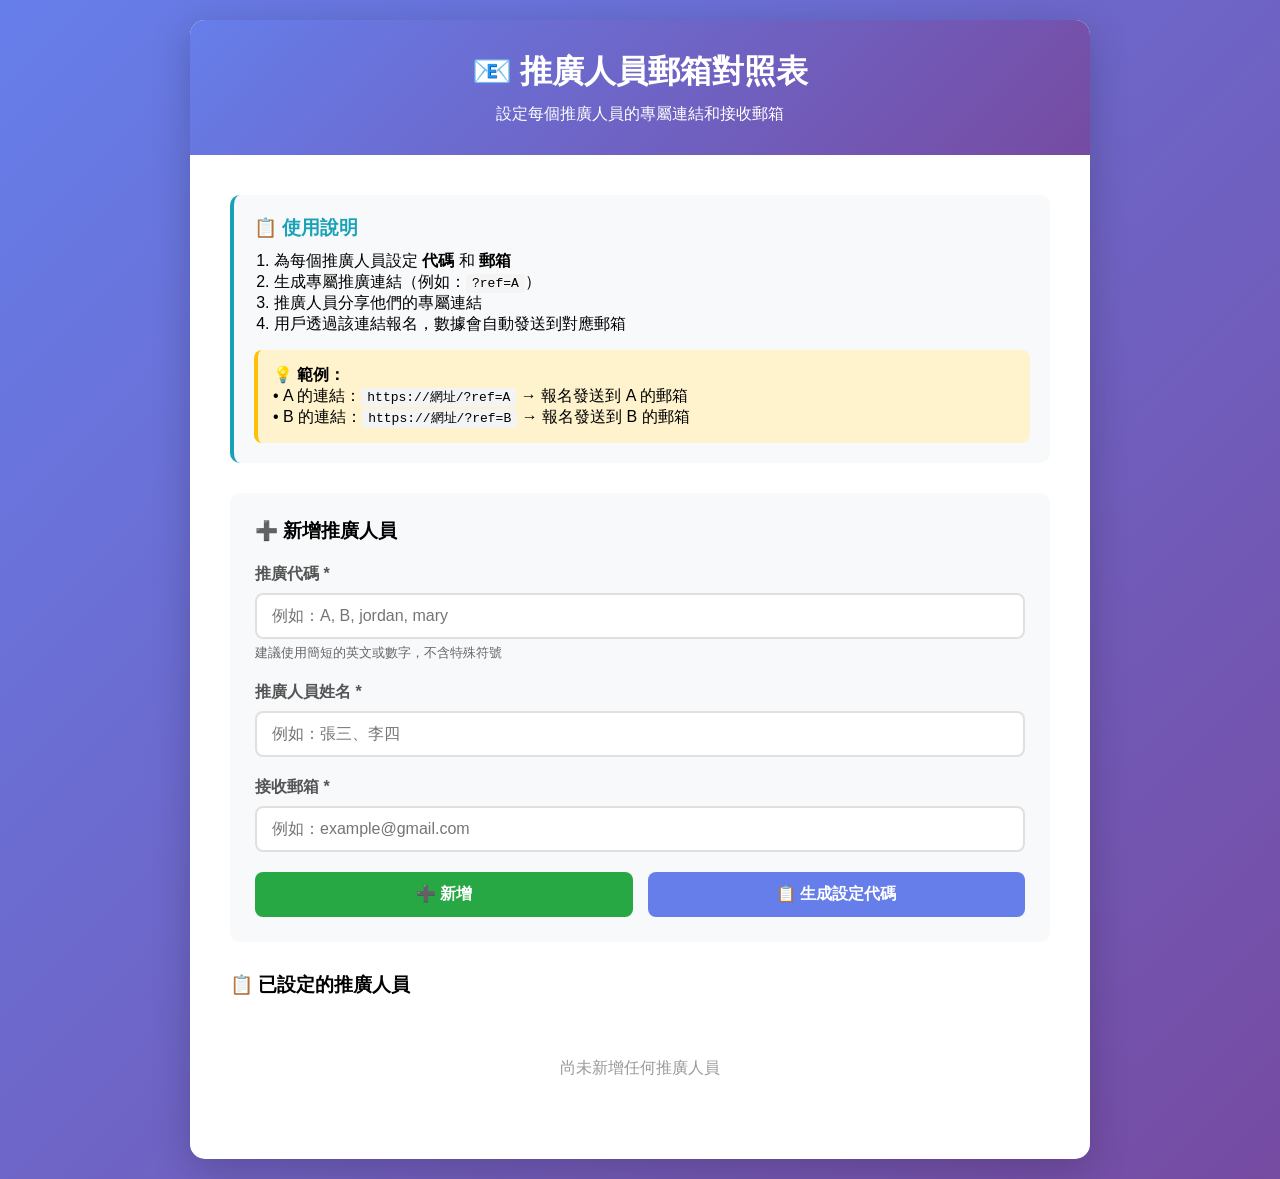
<file: email-mapping.html>
<!DOCTYPE html>
<html lang="zh-TW">
<head>
    <meta charset="UTF-8">
    <meta name="viewport" content="width=device-width, initial-scale=1.0">
    <title>推廣人員郵箱對照表 - AI自動引客系統</title>
    <style>
        * {
            margin: 0;
            padding: 0;
            box-sizing: border-box;
        }
        
        body {
            font-family: 'Microsoft JhengHei', Arial, sans-serif;
            background: linear-gradient(135deg, #667eea 0%, #764ba2 100%);
            min-height: 100vh;
            padding: 20px;
        }
        
        .container {
            max-width: 900px;
            margin: 0 auto;
            background: white;
            border-radius: 15px;
            box-shadow: 0 10px 40px rgba(0,0,0,0.2);
            overflow: hidden;
        }
        
        .header {
            background: linear-gradient(135deg, #667eea 0%, #764ba2 100%);
            color: white;
            padding: 30px;
            text-align: center;
        }
        
        .header h1 {
            font-size: 2rem;
            margin-bottom: 10px;
        }
        
        .content {
            padding: 40px;
        }
        
        .instructions {
            background: #f8f9fa;
            padding: 20px;
            border-radius: 10px;
            margin-bottom: 30px;
            border-left: 4px solid #17a2b8;
        }
        
        .instructions h3 {
            color: #17a2b8;
            margin-bottom: 10px;
        }
        
        .form-section {
            background: #f8f9fa;
            padding: 25px;
            border-radius: 10px;
            margin-bottom: 20px;
        }
        
        .form-group {
            margin-bottom: 20px;
        }
        
        .form-group label {
            display: block;
            font-weight: bold;
            color: #555;
            margin-bottom: 8px;
        }
        
        .form-group input {
            width: 100%;
            padding: 12px 15px;
            border: 2px solid #e0e0e0;
            border-radius: 8px;
            font-size: 1rem;
        }
        
        .form-group input:focus {
            outline: none;
            border-color: #667eea;
        }
        
        .btn-group {
            display: flex;
            gap: 15px;
            margin-top: 20px;
        }
        
        .btn {
            flex: 1;
            padding: 12px 20px;
            border: none;
            border-radius: 8px;
            font-weight: bold;
            cursor: pointer;
            font-size: 1rem;
        }
        
        .btn-primary {
            background: #667eea;
            color: white;
        }
        
        .btn-success {
            background: #28a745;
            color: white;
        }
        
        .btn-danger {
            background: #dc3545;
            color: white;
        }
        
        .mapping-list {
            margin-top: 30px;
        }
        
        .mapping-item {
            background: white;
            border: 2px solid #e0e0e0;
            padding: 20px;
            border-radius: 10px;
            margin-bottom: 15px;
            display: flex;
            justify-content: space-between;
            align-items: center;
        }
        
        .mapping-info {
            flex: 1;
        }
        
        .mapping-info h4 {
            color: #667eea;
            margin-bottom: 8px;
        }
        
        .mapping-info p {
            color: #666;
            margin: 5px 0;
        }
        
        .mapping-link {
            background: #e7f3ff;
            padding: 8px 12px;
            border-radius: 5px;
            font-family: monospace;
            font-size: 0.9rem;
            margin-top: 10px;
            display: inline-block;
        }
        
        .mapping-actions {
            display: flex;
            gap: 10px;
        }
        
        .btn-small {
            padding: 8px 15px;
            border: none;
            border-radius: 5px;
            cursor: pointer;
            font-size: 0.9rem;
        }
        
        .alert {
            padding: 15px 20px;
            border-radius: 8px;
            margin: 20px 0;
            display: none;
        }
        
        .alert-success {
            background: #d4edda;
            color: #155724;
            border: 1px solid #c3e6cb;
        }
        
        .alert-warning {
            background: #fff3cd;
            color: #856404;
            border: 1px solid #ffc107;
        }
        
        .copy-btn {
            background: #17a2b8;
            color: white;
            padding: 5px 10px;
            border: none;
            border-radius: 5px;
            cursor: pointer;
            font-size: 0.85rem;
            margin-left: 10px;
        }
        
        code {
            background: #f4f4f4;
            padding: 2px 6px;
            border-radius: 3px;
            font-family: monospace;
        }
    </style>
</head>
<body>
    <div class="container">
        <div class="header">
            <h1>📧 推廣人員郵箱對照表</h1>
            <p>設定每個推廣人員的專屬連結和接收郵箱</p>
        </div>
        
        <div class="content">
            <div class="instructions">
                <h3>📋 使用說明</h3>
                <ol style="margin-left: 20px;">
                    <li>為每個推廣人員設定 <strong>代碼</strong> 和 <strong>郵箱</strong></li>
                    <li>生成專屬推廣連結（例如：<code>?ref=A</code>）</li>
                    <li>推廣人員分享他們的專屬連結</li>
                    <li>用戶透過該連結報名，數據會自動發送到對應郵箱</li>
                </ol>
                <div style="background: #fff3cd; padding: 15px; border-radius: 8px; margin-top: 15px; border-left: 4px solid #ffc107;">
                    <strong>💡 範例：</strong><br>
                    • A 的連結：<code>https://網址/?ref=A</code> → 報名發送到 A 的郵箱<br>
                    • B 的連結：<code>https://網址/?ref=B</code> → 報名發送到 B 的郵箱
                </div>
            </div>
            
            <div class="alert alert-success" id="successAlert">
                ✅ 儲存成功！
            </div>
            
            <div class="form-section">
                <h3 style="margin-bottom: 20px;">➕ 新增推廣人員</h3>
                <div class="form-group">
                    <label for="refCode">推廣代碼 *</label>
                    <input type="text" id="refCode" placeholder="例如：A, B, jordan, mary" required>
                    <small style="color: #666; margin-top: 5px; display: block;">建議使用簡短的英文或數字，不含特殊符號</small>
                </div>
                
                <div class="form-group">
                    <label for="refName">推廣人員姓名 *</label>
                    <input type="text" id="refName" placeholder="例如：張三、李四" required>
                </div>
                
                <div class="form-group">
                    <label for="refEmail">接收郵箱 *</label>
                    <input type="email" id="refEmail" placeholder="例如：example@gmail.com" required>
                </div>
                
                <div class="btn-group">
                    <button class="btn btn-success" onclick="addMapping()">➕ 新增</button>
                    <button class="btn btn-primary" onclick="generateSetupCode()">📋 生成設定代碼</button>
                </div>
            </div>
            
            <div class="mapping-list">
                <h3 style="margin-bottom: 20px;">📋 已設定的推廣人員</h3>
                <div id="mappingContainer"></div>
                <div id="emptyState" style="text-align: center; padding: 40px; color: #999;">
                    尚未新增任何推廣人員
                </div>
            </div>
            
            <div class="alert alert-warning" id="setupCodeAlert" style="display: none; margin-top: 30px;">
                <h3>📋 設定代碼</h3>
                <p style="margin-bottom: 10px;">請將以下代碼添加到 <code>script.js</code> 的最前面：</p>
                <textarea id="setupCode" readonly style="width: 100%; height: 200px; font-family: monospace; padding: 15px; border: 2px solid #ffc107; border-radius: 8px; background: #fff; font-size: 13px;"></textarea>
                <button onclick="copySetupCode()" style="margin-top: 15px; padding: 12px 30px; background: #17a2b8; color: white; border: none; border-radius: 8px; cursor: pointer; font-weight: bold;">📋 複製代碼</button>
            </div>
        </div>
    </div>
    
    <script>
        const STORAGE_KEY = 'emailMappings';
        const BASE_URL = 'https://bright-dusk-8dd734.netlify.app/';
        
        // 載入對照表
        function loadMappings() {
            const saved = localStorage.getItem(STORAGE_KEY);
            return saved ? JSON.parse(saved) : [];
        }
        
        // 儲存對照表
        function saveMappings(mappings) {
            localStorage.setItem(STORAGE_KEY, JSON.stringify(mappings));
        }
        
        // 顯示對照表
        function displayMappings() {
            const mappings = loadMappings();
            const container = document.getElementById('mappingContainer');
            const emptyState = document.getElementById('emptyState');
            
            if (mappings.length === 0) {
                container.innerHTML = '';
                emptyState.style.display = 'block';
                return;
            }
            
            emptyState.style.display = 'none';
            container.innerHTML = mappings.map((mapping, index) => `
                <div class="mapping-item">
                    <div class="mapping-info">
                        <h4>👤 ${mapping.name}</h4>
                        <p>📧 郵箱：${mapping.email}</p>
                        <p>🔗 代碼：<strong>${mapping.code}</strong></p>
                        <div class="mapping-link">
                            ${BASE_URL}?ref=${mapping.code}
                            <button class="copy-btn" onclick="copyLink('${BASE_URL}?ref=${mapping.code}')">📋 複製連結</button>
                        </div>
                    </div>
                    <div class="mapping-actions">
                        <button class="btn-small btn-danger" onclick="deleteMapping(${index})">🗑️ 刪除</button>
                    </div>
                </div>
            `).join('');
        }
        
        // 新增推廣人員
        function addMapping() {
            const code = document.getElementById('refCode').value.trim();
            const name = document.getElementById('refName').value.trim();
            const email = document.getElementById('refEmail').value.trim();
            
            if (!code || !name || !email) {
                alert('請填寫所有必填欄位！');
                return;
            }
            
            // 驗證郵箱格式
            const emailRegex = /^[^\s@]+@[^\s@]+\.[^\s@]+$/;
            if (!emailRegex.test(email)) {
                alert('請輸入有效的郵箱地址！');
                return;
            }
            
            const mappings = loadMappings();
            
            // 檢查代碼是否已存在
            if (mappings.some(m => m.code === code)) {
                alert(`代碼 "${code}" 已存在，請使用其他代碼！`);
                return;
            }
            
            mappings.push({ code, name, email });
            saveMappings(mappings);
            
            // 清空表單
            document.getElementById('refCode').value = '';
            document.getElementById('refName').value = '';
            document.getElementById('refEmail').value = '';
            
            // 顯示成功訊息
            const alert = document.getElementById('successAlert');
            alert.style.display = 'block';
            setTimeout(() => {
                alert.style.display = 'none';
            }, 3000);
            
            displayMappings();
        }
        
        // 刪除推廣人員
        function deleteMapping(index) {
            if (!confirm('確定要刪除這個推廣人員嗎？')) {
                return;
            }
            
            const mappings = loadMappings();
            mappings.splice(index, 1);
            saveMappings(mappings);
            displayMappings();
        }
        
        // 複製連結
        function copyLink(link) {
            navigator.clipboard.writeText(link).then(() => {
                event.target.textContent = '✅ 已複製！';
                setTimeout(() => {
                    event.target.textContent = '📋 複製連結';
                }, 2000);
            });
        }
        
        // 生成設定代碼
        function generateSetupCode() {
            const mappings = loadMappings();
            
            if (mappings.length === 0) {
                alert('請先新增至少一個推廣人員！');
                return;
            }
            
            const mappingObj = mappings.reduce((obj, m) => {
                obj[m.code] = m.email;
                return obj;
            }, {});
            
            const code = `// ========================================
// 推廣人員郵箱對照表
// ========================================
const EMAIL_MAPPING = ${JSON.stringify(mappingObj, null, 4)};

// 預設郵箱（如果沒有 ref 參數）
const DEFAULT_EMAIL = 'jordantsai777@gmail.com';

// 從 URL 獲取推廣代碼
function getReferralCode() {
    const urlParams = new URLSearchParams(window.location.search);
    return urlParams.get('ref');
}

// 根據推廣代碼獲取對應郵箱
function getTargetEmail() {
    const refCode = getReferralCode();
    return EMAIL_MAPPING[refCode] || DEFAULT_EMAIL;
}

console.log('📧 推廣代碼:', getReferralCode() || '無');
console.log('📧 目標郵箱:', getTargetEmail());
`;
            
            document.getElementById('setupCode').value = code;
            document.getElementById('setupCodeAlert').style.display = 'block';
            document.getElementById('setupCodeAlert').scrollIntoView({ behavior: 'smooth', block: 'center' });
        }
        
        // 複製設定代碼
        function copySetupCode() {
            const codeArea = document.getElementById('setupCode');
            codeArea.select();
            document.execCommand('copy');
            
            event.target.textContent = '✅ 已複製！';
            event.target.style.background = '#28a745';
            
            setTimeout(() => {
                event.target.textContent = '📋 複製代碼';
                event.target.style.background = '#17a2b8';
            }, 2000);
        }
        
        // 頁面載入時顯示對照表
        window.addEventListener('DOMContentLoaded', displayMappings);
    </script>
</body>
</html>
</file>
<file: styles.css>
/* 全局样式重置 */
* {
    margin: 0;
    padding: 0;
    box-sizing: border-box;
}

:root {
    --primary-color: #ff6b35;
    --secondary-color: #f7931e;
    --success-color: #28a745;
    --dark-bg: #1a1a2e;
    --light-bg: #f8f9fa;
    --text-dark: #2c3e50;
    --text-light: #6c757d;
    --white: #ffffff;
    --gradient-primary: linear-gradient(135deg, #667eea 0%, #764ba2 100%);
    --gradient-warm: linear-gradient(135deg, #f093fb 0%, #f5576c 100%);
    --shadow: 0 10px 30px rgba(0, 0, 0, 0.1);
    --shadow-hover: 0 15px 40px rgba(0, 0, 0, 0.15);
}

body {
    font-family: -apple-system, BlinkMacSystemFont, "Segoe UI", "Microsoft JhengHei", "微軟正黑體", Roboto, "Helvetica Neue", Arial, sans-serif;
    line-height: 1.6;
    color: var(--text-dark);
    background-color: var(--white);
}

.container {
    max-width: 1200px;
    margin: 0 auto;
    padding: 0 20px;
}

/* 顶部主视觉图 */
.hero-image-section {
    width: 100%;
    background: var(--white);
    padding: 0;
    margin: 0;
}

.hero-image-wrapper {
    width: 100%;
    max-width: 100%;
    margin: 0 auto;
    display: flex;
    justify-content: center;
    align-items: center;
}

.hero-main-image {
    width: 100%;
    height: auto;
    display: block;
    object-fit: cover;
}

.hero-top-image {
    width: 100%;
    max-width: 100%;
    height: auto;
    display: block;
    object-fit: contain;
}

/* 顶部横幅 */
.top-banner {
    background: var(--gradient-primary);
    color: var(--white);
    padding: 12px 0;
    text-align: center;
    font-weight: 600;
    position: sticky;
    top: 0;
    z-index: 1000;
    box-shadow: 0 2px 10px rgba(0, 0, 0, 0.1);
}

#countdown-banner {
    background: rgba(255, 255, 255, 0.2);
    padding: 4px 12px;
    border-radius: 20px;
    font-weight: 700;
}

/* Hero Section */
.hero-section {
    background: linear-gradient(135deg, #f5f7fa 0%, #c3cfe2 100%);
    padding: 60px 0;
    text-align: center;
}

.media-logos {
    margin-bottom: 30px;
    color: var(--text-light);
    font-size: 14px;
}

.main-headline {
    font-size: 2.5rem;
    font-weight: 800;
    color: var(--text-dark);
    margin-bottom: 40px;
    line-height: 1.2;
}

.offer-box {
    background: var(--white);
    border-radius: 20px;
    padding: 40px;
    max-width: 800px;
    margin: 0 auto;
    box-shadow: var(--shadow);
}

.features-list {
    list-style: none;
    text-align: left;
    margin-bottom: 30px;
}

.features-list li {
    padding: 12px 0;
    font-size: 1.1rem;
    border-bottom: 1px solid #eee;
}

.features-list li:last-child {
    border-bottom: none;
}

.pricing {
    margin: 30px 0;
}

.original-price {
    font-size: 1.2rem;
    color: var(--text-light);
}

.strikethrough {
    color: #e74c3c;
    text-decoration: line-through;
}

.current-price {
    font-size: 1.8rem;
    font-weight: 800;
    color: var(--text-dark);
    margin-top: 10px;
}

.highlight {
    color: #e74c3c;
    font-size: 2.2rem;
}

/* CTA按钮 */
.cta-button {
    background: var(--gradient-warm);
    color: var(--white);
    border: none;
    padding: 18px 50px;
    font-size: 1.3rem;
    font-weight: 700;
    border-radius: 50px;
    cursor: pointer;
    transition: all 0.3s ease;
    box-shadow: 0 8px 20px rgba(245, 87, 108, 0.3);
    text-transform: uppercase;
    letter-spacing: 1px;
}

.cta-button:hover {
    transform: translateY(-3px);
    box-shadow: 0 12px 30px rgba(245, 87, 108, 0.4);
}

.cta-button.large {
    padding: 22px 60px;
    font-size: 1.5rem;
    width: 100%;
}

.pulse {
    animation: pulse 2s infinite;
}

@keyframes pulse {
    0% {
        transform: scale(1);
    }
    50% {
        transform: scale(1.05);
    }
    100% {
        transform: scale(1);
    }
}

.urgency-text {
    margin-top: 20px;
    color: #e74c3c;
    font-weight: 600;
    font-size: 1.1rem;
}

/* 倒计时器 */
.countdown-timer {
    display: flex;
    justify-content: center;
    gap: 20px;
    margin-top: 40px;
}

.timer-item {
    background: var(--white);
    padding: 20px 30px;
    border-radius: 10px;
    box-shadow: var(--shadow);
    text-align: center;
}

.timer-value {
    display: block;
    font-size: 2.5rem;
    font-weight: 800;
    color: #e74c3c;
}

.timer-label {
    display: block;
    font-size: 0.9rem;
    color: var(--text-light);
    margin-top: 5px;
}

/* 视频区域 */
.video-section {
    padding: 80px 0;
    background: var(--white);
}

.video-instruction {
    text-align: center;
    font-size: 1.2rem;
    margin-bottom: 20px;
    color: var(--text-dark);
}

.video-wrapper {
    max-width: 800px; /* 横屏视频增加宽度 */
    margin: 0 auto;
    border-radius: 20px;
    overflow: hidden;
    box-shadow: var(--shadow);
    position: relative;
    padding-bottom: 56.25%; /* 16:9 横屏比例 */
    height: 0;
}

.video-wrapper video,
.video-wrapper iframe {
    position: absolute;
    top: 0;
    left: 0;
    width: 100%;
    height: 100%;
    display: block;
}

/* 视频覆盖层 */
.video-overlay {
    position: absolute;
    top: 0;
    left: 0;
    right: 0;
    bottom: 0;
    background: rgba(0, 0, 0, 0.6);
    display: flex;
    align-items: center;
    justify-content: center;
    z-index: 10;
    pointer-events: none;
    transition: opacity 0.3s ease;
}

.video-overlay.hidden {
    opacity: 0;
    pointer-events: none;
}

.video-overlay-text {
    font-size: 3rem;
    font-weight: 800;
    color: var(--white);
    text-shadow: 
        -2px -2px 0 #667eea,
        2px -2px 0 #667eea,
        -2px 2px 0 #667eea,
        2px 2px 0 #667eea,
        0 0 20px rgba(102, 126, 234, 0.8);
    letter-spacing: 3px;
    animation: textPulse 2s ease-in-out infinite;
}

@keyframes textPulse {
    0%, 100% {
        transform: scale(1);
        text-shadow: 
            -2px -2px 0 #667eea,
            2px -2px 0 #667eea,
            -2px 2px 0 #667eea,
            2px 2px 0 #667eea,
            0 0 20px rgba(102, 126, 234, 0.8);
    }
    50% {
        transform: scale(1.05);
        text-shadow: 
            -2px -2px 0 #764ba2,
            2px -2px 0 #764ba2,
            -2px 2px 0 #764ba2,
            2px 2px 0 #764ba2,
            0 0 30px rgba(118, 75, 162, 1);
    }
}

/* 目标受众 */
.target-audience {
    padding: 80px 0;
    background: var(--light-bg);
}

.section-title {
    font-size: 2.5rem;
    font-weight: 800;
    text-align: center;
    margin-bottom: 50px;
    color: var(--text-dark);
}

/* 黄色描边标题效果 */
.stroke-title {
    font-size: 3rem;
    font-weight: 900;
    color: #000;
    text-shadow: 
        -3px -3px 0 #FFD700,
        3px -3px 0 #FFD700,
        -3px 3px 0 #FFD700,
        3px 3px 0 #FFD700,
        -4px 0 0 #FFD700,
        4px 0 0 #FFD700,
        0 -4px 0 #FFD700,
        0 4px 0 #FFD700,
        5px 5px 10px rgba(0, 0, 0, 0.8);
    letter-spacing: 2px;
}

/* 特殊标题样式 - 白色带描边效果 */
.special-title {
    font-size: 3rem;
    font-weight: 900;
    color: #ffffff;
    text-shadow: 
        -3px -3px 0 #2c3e50,
        3px -3px 0 #2c3e50,
        -3px 3px 0 #2c3e50,
        3px 3px 0 #2c3e50,
        -3px 0 0 #2c3e50,
        3px 0 0 #2c3e50,
        0 -3px 0 #2c3e50,
        0 3px 0 #2c3e50,
        0 0 10px rgba(0, 0, 0, 0.3);
    letter-spacing: 2px;
}

.audience-grid {
    display: grid;
    grid-template-columns: repeat(auto-fit, minmax(250px, 1fr));
    gap: 30px;
}

.audience-card {
    background: var(--white);
    padding: 30px;
    border-radius: 15px;
    box-shadow: var(--shadow);
    transition: transform 0.3s ease;
}

.audience-card:hover {
    transform: translateY(-10px);
    box-shadow: var(--shadow-hover);
}

.audience-card h3 {
    font-size: 1.5rem;
    margin-bottom: 15px;
    color: var(--text-dark);
}

.audience-card p {
    color: var(--text-light);
}

/* 对比区域 */
.comparison-section {
    padding: 80px 0;
    background: var(--white);
}

.comparison-wrapper {
    display: grid;
    grid-template-columns: 1fr auto 1fr;
    gap: 30px;
    align-items: center;
    max-width: 1000px;
    margin: 0 auto;
}

.before-box,
.after-box {
    background: var(--light-bg);
    padding: 40px;
    border-radius: 15px;
    box-shadow: var(--shadow);
}

/* 对比区域内的图片样式 */
.comparison-image-wrapper {
    margin-bottom: 25px;
    border-radius: 12px;
    overflow: hidden;
    box-shadow: 0 5px 20px rgba(0, 0, 0, 0.15);
    transition: transform 0.3s ease, box-shadow 0.3s ease;
}

.comparison-image-wrapper:hover {
    transform: translateY(-3px);
    box-shadow: 0 8px 30px rgba(0, 0, 0, 0.2);
}

.comparison-image {
    width: 100%;
    height: auto;
    display: block;
    object-fit: cover;
}

.before-box h2 {
    color: #e74c3c;
    margin-bottom: 20px;
    font-size: 2rem;
}

.after-box {
    background: linear-gradient(135deg, #667eea 0%, #764ba2 100%);
    color: var(--white);
}

.after-box h2 {
    color: var(--white);
    margin-bottom: 20px;
    font-size: 2rem;
}

.before-box ul,
.after-box ul {
    list-style: none;
}

.before-box ul li,
.after-box ul li {
    padding: 12px 0;
    font-size: 1.05rem;
    line-height: 1.6;
}

.vs-divider {
    font-size: 2.5rem;
    font-weight: 800;
    color: var(--primary-color);
    background: var(--white);
    width: 80px;
    height: 80px;
    border-radius: 50%;
    display: flex;
    align-items: center;
    justify-content: center;
    box-shadow: var(--shadow);
}

/* 新日常 */
.new-daily-life {
    padding: 80px 0;
    background: linear-gradient(135deg, #f5f7fa 0%, #c3cfe2 100%);
}

.daily-scenarios {
    display: grid;
    grid-template-columns: repeat(auto-fit, minmax(300px, 1fr));
    gap: 30px;
    margin-bottom: 40px;
}

.scenario-item {
    background: var(--white);
    padding: 30px;
    border-radius: 15px;
    box-shadow: var(--shadow);
    text-align: center;
    transition: transform 0.3s ease;
}

.scenario-item:hover {
    transform: scale(1.05);
}

.scenario-icon {
    font-size: 3rem;
    margin-bottom: 15px;
}

.scenario-item p {
    font-size: 1.1rem;
    color: var(--text-dark);
}

.highlight-text {
    text-align: center;
    font-size: 1.8rem;
    font-weight: 700;
    color: var(--text-dark);
    margin-top: 30px;
}

/* 演示案例 */
.demo-cases {
    padding: 80px 0;
    background: var(--white);
}

.cases-grid {
    display: grid;
    grid-template-columns: repeat(auto-fit, minmax(250px, 1fr));
    gap: 30px;
}

.case-card {
    background: var(--light-bg);
    padding: 30px;
    border-radius: 15px;
    box-shadow: var(--shadow);
    border-left: 5px solid var(--primary-color);
    transition: all 0.3s ease;
}

.case-card:hover {
    transform: translateX(5px);
    border-left-color: var(--secondary-color);
}

.case-card h3 {
    font-size: 1.4rem;
    margin-bottom: 15px;
    color: var(--text-dark);
}

.case-card p {
    color: var(--text-light);
    font-size: 1.05rem;
}

/* 中间CTA */
.mid-cta {
    padding: 80px 0;
    background: var(--gradient-primary);
    color: var(--white);
    text-align: center;
}

.urgency-badge {
    background: rgba(255, 255, 255, 0.2);
    display: inline-block;
    padding: 12px 30px;
    border-radius: 50px;
    font-size: 1.2rem;
    font-weight: 600;
    margin-bottom: 30px;
}

.mid-cta .pricing {
    color: var(--white);
}

.package-info {
    margin-top: 20px;
    font-size: 1.1rem;
}

/* 学员评价 */
.testimonials {
    padding: 80px 0;
    background: var(--light-bg);
}

.subtitle {
    text-align: center;
    color: var(--text-light);
    margin-bottom: 50px;
}

.testimonials-grid {
    display: grid;
    grid-template-columns: repeat(auto-fit, minmax(300px, 1fr));
    gap: 30px;
}

.testimonial-card {
    background: var(--white);
    padding: 30px;
    border-radius: 15px;
    box-shadow: var(--shadow);
    transition: transform 0.3s ease;
}

.testimonial-card:hover {
    transform: translateY(-5px);
    box-shadow: var(--shadow-hover);
}

.testimonial-header {
    display: flex;
    gap: 15px;
    margin-bottom: 20px;
}

.avatar {
    width: 60px;
    height: 60px;
    border-radius: 50%;
    background: var(--gradient-primary);
    color: var(--white);
    display: flex;
    align-items: center;
    justify-content: center;
    font-size: 1.5rem;
    font-weight: 700;
}

.testimonial-info h4 {
    font-size: 1.2rem;
    margin-bottom: 5px;
}

.role {
    color: var(--text-light);
    font-size: 0.9rem;
}

.stars {
    color: #ffd700;
    font-size: 1rem;
    margin-top: 5px;
}

.testimonial-text {
    line-height: 1.8;
    color: var(--text-dark);
}

/* 包含内容 */
.whats-included {
    padding: 80px 0;
    background: var(--white);
}

.included-grid {
    display: grid;
    grid-template-columns: repeat(auto-fit, minmax(300px, 1fr));
    gap: 30px;
}

.included-item {
    background: var(--light-bg);
    padding: 30px;
    border-radius: 15px;
    box-shadow: var(--shadow);
    position: relative;
}

.item-number {
    position: absolute;
    top: -15px;
    left: 30px;
    width: 50px;
    height: 50px;
    background: var(--gradient-warm);
    color: var(--white);
    border-radius: 50%;
    display: flex;
    align-items: center;
    justify-content: center;
    font-size: 1.5rem;
    font-weight: 700;
    box-shadow: 0 5px 15px rgba(245, 87, 108, 0.3);
}

.included-item h3 {
    margin-top: 20px;
    margin-bottom: 15px;
    font-size: 1.3rem;
    color: var(--text-dark);
}

.included-item p {
    color: var(--text-light);
    line-height: 1.6;
}

/* 订单摘要 */
.order-summary {
    padding: 80px 0;
    background: linear-gradient(135deg, #667eea 0%, #764ba2 100%);
}

.order-box {
    background: var(--white);
    max-width: 600px;
    margin: 0 auto;
    padding: 50px;
    border-radius: 20px;
    box-shadow: 0 20px 60px rgba(0, 0, 0, 0.3);
    text-align: center;
}

.order-box h2 {
    font-size: 2rem;
    margin-bottom: 20px;
}

.order-box h3 {
    font-size: 1.5rem;
    margin-bottom: 10px;
    color: var(--text-dark);
}

.price-breakdown {
    margin: 30px 0;
}

.price-display {
    display: flex;
    align-items: center;
    justify-content: center;
    gap: 15px;
    margin: 20px 0;
}

.old-price {
    font-size: 1.5rem;
    text-decoration: line-through;
    color: var(--text-light);
}

.discount {
    background: #e74c3c;
    color: var(--white);
    padding: 5px 15px;
    border-radius: 20px;
    font-weight: 700;
}

.new-price {
    font-size: 2.5rem;
    font-weight: 800;
    color: #e74c3c;
}

.guarantee {
    margin: 20px 0;
    padding: 15px;
    background: #d4edda;
    border-radius: 10px;
}

.guarantee p {
    color: var(--success-color);
    font-weight: 600;
    font-size: 1.1rem;
}

.whats-included-summary {
    text-align: left;
    margin: 30px 0;
    padding: 20px;
    background: var(--light-bg);
    border-radius: 10px;
}

.whats-included-summary h4 {
    margin-bottom: 15px;
    font-size: 1.2rem;
}

.whats-included-summary ul {
    list-style: none;
}

.whats-included-summary li {
    padding: 8px 0;
    color: var(--text-dark);
}

/* FAQ */
.faq-section {
    padding: 80px 0;
    background: var(--light-bg);
}

.faq-list {
    max-width: 800px;
    margin: 0 auto;
}

.faq-item {
    background: var(--white);
    margin-bottom: 15px;
    border-radius: 10px;
    overflow: hidden;
    box-shadow: var(--shadow);
}

.faq-question {
    padding: 25px;
    cursor: pointer;
    display: flex;
    justify-content: space-between;
    align-items: center;
    font-weight: 600;
    font-size: 1.1rem;
    transition: background 0.3s ease;
}

.faq-question:hover {
    background: var(--light-bg);
}

.faq-icon {
    font-size: 1.5rem;
    color: var(--primary-color);
    transition: transform 0.3s ease;
}

.faq-item.active .faq-icon {
    transform: rotate(45deg);
}

.faq-answer {
    max-height: 0;
    overflow: hidden;
    transition: max-height 0.3s ease;
}

.faq-item.active .faq-answer {
    max-height: 200px;
}

.faq-answer p {
    padding: 0 25px 25px 25px;
    color: var(--text-light);
    line-height: 1.8;
}

/* Footer */
.footer {
    background: var(--dark-bg);
    color: var(--white);
    padding: 50px 0 20px;
    text-align: center;
}

.footer-content {
    margin-bottom: 30px;
}

.footer-content h4 {
    font-size: 1.3rem;
    margin-bottom: 15px;
}

.footer-content p {
    color: rgba(255, 255, 255, 0.7);
    line-height: 1.8;
}

.footer-content a {
    color: var(--secondary-color);
    text-decoration: none;
}

.footer-links {
    margin: 20px 0;
}

.footer-links a {
    color: var(--white);
    text-decoration: none;
    margin: 0 10px;
}

.footer-links a:hover {
    color: var(--secondary-color);
}

.copyright {
    color: rgba(255, 255, 255, 0.5);
    margin-top: 20px;
    font-size: 0.9rem;
}

/* ============================================
   模态框样式
   ============================================ */

.modal {
    display: none;
    position: fixed;
    z-index: 9999;
    left: 0;
    top: 0;
    width: 100%;
    height: 100%;
    overflow: auto;
    background-color: rgba(0, 0, 0, 0.7);
    /* LINE 內建瀏覽器：backdrop-filter 可能導致下拉選單無法點選 */
    backdrop-filter: none;
    -webkit-backdrop-filter: none;
    animation: fadeIn 0.3s ease;
}

/* LINE / iOS：展開 select 時避免父層 overflow 裁切原生選單 */
.modal.select-active {
    overflow: visible;
}

.modal.select-active .modal-content {
    overflow: visible;
}

@keyframes fadeIn {
    from {
        opacity: 0;
    }
    to {
        opacity: 1;
    }
}

.modal.show {
    display: flex;
    align-items: center;
    justify-content: center;
    padding: 20px;
}

.modal-content {
    background: var(--white);
    border-radius: 20px;
    max-width: 1100px;
    width: 100%;
    max-height: 90vh;
    overflow-y: auto;
    position: relative;
    box-shadow: 0 25px 60px rgba(0, 0, 0, 0.3);
    animation: slideUp 0.4s ease;
}

@keyframes slideUp {
    from {
        transform: translateY(50px);
        opacity: 0;
    }
    to {
        transform: translateY(0);
        opacity: 1;
    }
}

.close-modal {
    position: absolute;
    right: 20px;
    top: 20px;
    font-size: 35px;
    font-weight: 300;
    color: var(--text-light);
    cursor: pointer;
    z-index: 10;
    width: 40px;
    height: 40px;
    display: flex;
    align-items: center;
    justify-content: center;
    border-radius: 50%;
    transition: all 0.3s ease;
}

.close-modal:hover {
    background: var(--light-bg);
    color: var(--text-dark);
    transform: rotate(90deg);
}

.modal-header {
    text-align: center;
    padding: 40px 40px 30px;
    background: linear-gradient(135deg, #667eea 0%, #764ba2 100%);
    color: var(--white);
    border-radius: 20px 20px 0 0;
}

.modal-header h2 {
    font-size: 2rem;
    margin-bottom: 10px;
}

.modal-subtitle {
    font-size: 1.1rem;
    opacity: 0.95;
}

/* 表单包装器 */
.order-form-wrapper {
    display: flex;
    justify-content: center;
    gap: 0;
}

/* 左侧订单摘要 */
.order-summary-sidebar {
    background: var(--light-bg);
    padding: 40px 30px;
    border-radius: 0 0 0 20px;
}

.order-summary-sidebar h3 {
    font-size: 1.5rem;
    margin-bottom: 20px;
    color: var(--text-dark);
}

.product-info {
    background: var(--white);
    padding: 20px;
    border-radius: 10px;
    margin-bottom: 20px;
}

.product-info h4 {
    font-size: 1.1rem;
    margin-bottom: 8px;
    color: var(--text-dark);
}

.product-info p {
    font-size: 0.9rem;
    color: var(--text-light);
}

.price-info {
    background: var(--white);
    padding: 20px;
    border-radius: 10px;
    margin-bottom: 20px;
}

.price-row {
    display: flex;
    justify-content: space-between;
    margin-bottom: 12px;
    font-size: 0.95rem;
}

.old-price-text {
    text-decoration: line-through;
    color: var(--text-light);
}

.discount-row {
    color: var(--success-color);
    font-weight: 600;
}

.discount-text {
    color: var(--success-color);
}

.price-info hr {
    border: none;
    border-top: 2px solid var(--light-bg);
    margin: 15px 0;
}

.total-row {
    font-size: 1.2rem;
    font-weight: 800;
    color: var(--text-dark);
}

.new-price-text {
    color: #e74c3c;
    font-size: 1.5rem;
}

.included-items {
    margin-bottom: 20px;
}

.included-items h4 {
    font-size: 1rem;
    margin-bottom: 15px;
    color: var(--text-dark);
}

.included-items ul {
    list-style: none;
}

.included-items li {
    padding: 8px 0;
    font-size: 0.9rem;
    color: var(--text-dark);
    padding-left: 20px;
    position: relative;
}

.included-items li:before {
    content: "✓";
    position: absolute;
    left: 0;
    color: var(--success-color);
    font-weight: 700;
}

.guarantee-badge {
    background: linear-gradient(135deg, #667eea 0%, #764ba2 100%);
    color: var(--white);
    padding: 15px;
    border-radius: 10px;
    text-align: center;
    font-weight: 600;
    display: flex;
    align-items: center;
    justify-content: center;
    gap: 10px;
}

.badge-icon {
    font-size: 1.3rem;
}

/* 右侧表单 */
.order-form-main {
    padding: 40px;
    max-width: 700px;
    width: 100%;
}

.order-form {
    max-width: 600px;
}

.form-section {
    margin-bottom: 30px;
}

.form-section h3 {
    font-size: 1.3rem;
    margin-bottom: 20px;
    color: var(--text-dark);
}

.form-group {
    margin-bottom: 20px;
}

.form-row {
    display: grid;
    grid-template-columns: 1fr 1fr;
    gap: 15px;
}

.form-group label {
    display: block;
    margin-bottom: 8px;
    font-weight: 600;
    color: var(--text-dark);
    font-size: 0.95rem;
}

.required {
    color: #e74c3c;
}

.form-group input,
.form-group select {
    width: 100%;
    padding: 12px 15px;
    border: 2px solid #e0e0e0;
    border-radius: 8px;
    font-size: 16px; /* 避免 iOS/LINE 縮放並改善觸控 */
    font-family: inherit;
    transition: all 0.3s ease;
    background: var(--white);
    -webkit-appearance: menulist;
    appearance: menulist;
    min-height: 48px;
    touch-action: manipulation;
    cursor: pointer;
    position: relative;
    z-index: 2;
}

.form-group input:focus,
.form-group select:focus {
    outline: none;
    border-color: #667eea;
    box-shadow: 0 0 0 3px rgba(102, 126, 234, 0.1);
}

.form-group input::placeholder {
    color: #aaa;
}

/* 表單點選區塊（國家/評估地點，LINE 友善） */
.form-label-block {
    display: block;
    margin-bottom: 8px;
    font-weight: 600;
    color: var(--text-dark);
    font-size: 0.95rem;
}

.picker-options,
.region-options {
    display: flex;
    flex-direction: column;
    gap: 10px;
}

.picker-options-loading,
.picker-options-empty,
.region-options-loading,
.region-options-empty {
    color: #888;
    font-size: 0.95rem;
    margin: 0;
    padding: 12px 0;
}

.picker-retry-btn {
    display: inline-block;
    margin-top: 8px;
    padding: 10px 16px;
    border: 0;
    border-radius: 8px;
    background: #6c5ce7;
    color: #fff;
    font-size: 0.95rem;
    cursor: pointer;
}

.picker-option,
.region-option {
    display: block;
    cursor: pointer;
}

.picker-option input[type="radio"],
.region-option input[type="radio"] {
    position: absolute;
    opacity: 0;
    width: 0;
    height: 0;
    pointer-events: none;
}

.picker-option-label,
.region-option-label {
    display: block;
    padding: 14px 16px;
    border: 2px solid #e0e0e0;
    border-radius: 10px;
    font-size: 0.95rem;
    line-height: 1.5;
    transition: all 0.2s ease;
    background: var(--white);
    touch-action: manipulation;
}

.picker-option input[type="radio"]:checked + .picker-option-label,
.region-option input[type="radio"]:checked + .region-option-label {
    border-color: #667eea;
    background: rgba(102, 126, 234, 0.08);
    box-shadow: 0 0 0 3px rgba(102, 126, 234, 0.12);
}

.picker-option-label:active,
.region-option-label:active {
    transform: scale(0.99);
}

/* 付款方式 */
.payment-methods {
    display: flex;
    flex-direction: column;
    gap: 12px;
}

.payment-option {
    display: block;
    cursor: pointer;
}

.payment-option input[type="radio"] {
    display: none;
}

.payment-label {
    display: flex;
    align-items: center;
    gap: 12px;
    padding: 15px 20px;
    border: 2px solid #e0e0e0;
    border-radius: 10px;
    transition: all 0.3s ease;
    font-weight: 500;
}

.payment-option input[type="radio"]:checked + .payment-label {
    border-color: #667eea;
    background: rgba(102, 126, 234, 0.05);
}

.payment-label:hover {
    border-color: #667eea;
}

.payment-icon {
    font-size: 1.5rem;
}

/* 复选框 */
.checkbox-label {
    display: flex;
    align-items: flex-start;
    gap: 10px;
    margin-bottom: 15px;
    cursor: pointer;
    font-size: 0.95rem;
}

.checkbox-label input[type="checkbox"] {
    margin-top: 3px;
    width: 18px;
    height: 18px;
    cursor: pointer;
}

.checkbox-label a {
    color: #667eea;
    text-decoration: none;
}

.checkbox-label a:hover {
    text-decoration: underline;
}

/* 表單按鈕容器 */
.form-buttons {
    display: flex;
    flex-direction: column;
    gap: 15px;
    margin-top: 10px;
}

/* 提交資料按鈕 */
.submit-info-btn {
    width: 100%;
    background: var(--gradient-primary);
    color: var(--white);
    border: none;
    padding: 18px 30px;
    font-size: 1.2rem;
    font-weight: 600;
    border-radius: 50px;
    cursor: pointer;
    display: flex;
    align-items: center;
    justify-content: center;
    gap: 10px;
    transition: all 0.3s ease;
    box-shadow: 0 8px 25px rgba(102, 126, 234, 0.3);
}

.submit-info-btn:hover {
    transform: translateY(-3px);
    box-shadow: 0 12px 35px rgba(102, 126, 234, 0.4);
}

.submit-info-btn:disabled,
.submit-info-btn.submit-info-btn--locked {
    opacity: 0.45;
    cursor: not-allowed;
    transform: none;
    background: #b0b0b0;
    box-shadow: none;
}

.submit-hint {
    display: none;
    margin: 10px 0 0;
    text-align: center;
    font-size: 0.9rem;
    line-height: 1.5;
    color: #c0392b;
}

.submit-hint.is-visible {
    display: block;
}

.picker-options.picker-options-error {
    outline: 2px solid #e74c3c;
    outline-offset: 2px;
    border-radius: 10px;
    padding: 4px;
    background: rgba(231, 76, 60, 0.06);
}

/* 購買按鈕 */
.submit-order-btn {
    width: 100%;
    background: var(--gradient-warm);
    color: var(--white);
    border: none;
    padding: 18px 30px;
    font-size: 1.3rem;
    font-weight: 700;
    border-radius: 50px;
    cursor: pointer;
    display: flex;
    align-items: center;
    justify-content: center;
    gap: 10px;
    transition: all 0.3s ease;
    box-shadow: 0 8px 25px rgba(245, 87, 108, 0.3);
}

.submit-order-btn:hover {
    transform: translateY(-3px);
    box-shadow: 0 12px 35px rgba(245, 87, 108, 0.4);
}

.btn-icon {
    font-size: 1.5rem;
    transition: transform 0.3s ease;
}

.submit-order-btn:hover .btn-icon {
    transform: translateX(5px);
}

/* 安全提示 */
.secure-notice {
    display: flex;
    align-items: center;
    justify-content: center;
    gap: 8px;
    margin-top: 20px;
    color: var(--text-light);
    font-size: 0.9rem;
}

/* 查看資料連結 */
.view-data-link {
    text-align: center;
    margin-top: 15px;
    padding-top: 15px;
    border-top: 1px solid #e0e0e0;
}

.view-data-link a {
    color: #667eea;
    text-decoration: none;
    font-weight: 600;
    font-size: 1rem;
    display: inline-flex;
    align-items: center;
    gap: 8px;
    padding: 10px 20px;
    border-radius: 8px;
    transition: all 0.3s ease;
}

.view-data-link a:hover {
    background: rgba(102, 126, 234, 0.1);
    transform: translateY(-2px);
}

/* 响应式设计 */
@media (max-width: 768px) {
    .hero-image-section {
        padding: 0;
        margin: 0;
    }

    .hero-top-image {
        width: 100%;
        height: auto;
        max-width: 100%;
        object-fit: contain;
    }

    .hero-image-wrapper {
        padding: 0;
        margin: 0;
    }

    .main-headline {
        font-size: 1.8rem;
    }

    .offer-box {
        padding: 25px;
    }

    .current-price {
        font-size: 1.4rem;
    }

    .highlight {
        font-size: 1.8rem;
    }

    .countdown-timer {
        gap: 10px;
    }

    .timer-item {
        padding: 15px 20px;
    }

    .timer-value {
        font-size: 1.8rem;
    }

    .comparison-wrapper {
        grid-template-columns: 1fr;
    }

    .vs-divider {
        width: 60px;
        height: 60px;
        font-size: 1.8rem;
        margin: 20px auto;
    }

    /* 对比区域图片移动端样式 */
    .comparison-image-wrapper {
        margin-bottom: 20px;
        border-radius: 10px;
    }

    .before-box,
    .after-box {
        padding: 25px;
    }

    .section-title {
        font-size: 1.8rem;
    }

    .order-box {
        padding: 30px 20px;
    }

    .cta-button {
        padding: 15px 30px;
        font-size: 1.1rem;
    }

    /* 模态框移动端样式 */
    .modal-content {
        max-height: 95vh;
        margin: 10px;
    }

    .modal-header {
        padding: 30px 20px 20px;
    }

    .modal-header h2 {
        font-size: 1.5rem;
    }

    .modal-subtitle {
        font-size: 1rem;
    }

    .close-modal {
        right: 10px;
        top: 10px;
        font-size: 28px;
        width: 35px;
        height: 35px;
    }

    .order-form-wrapper {
        grid-template-columns: 1fr;
    }

    .order-summary-sidebar {
        border-radius: 0;
        padding: 25px 20px;
    }

    .order-form-main {
        padding: 25px 20px;
    }

    .form-row {
        grid-template-columns: 1fr;
        gap: 0;
    }

    .submit-order-btn {
        padding: 16px 25px;
        font-size: 1.1rem;
    }

    .submit-info-btn {
        padding: 16px 25px;
        font-size: 1.1rem;
    }

    .form-buttons {
        gap: 12px;
    }

    /* 视频覆盖层移动端样式 */
    .video-overlay-text {
        font-size: 2rem;
        letter-spacing: 2px;
    }

    /* 横屏视频手机端全宽显示 */
    .video-wrapper {
        max-width: 100%; /* 手机端占满宽度 */
        border-radius: 0; /* 移除圆角，更像原生体验 */
        padding-bottom: 56.25%; /* 保持16:9横屏比例 */
    }

    .video-section {
        padding: 40px 0;
    }

    .video-section .container {
        padding: 0; /* 移除左右padding */
    }

    .video-instruction {
        padding: 0 15px;
        margin-bottom: 15px;
    }
}
</file>
